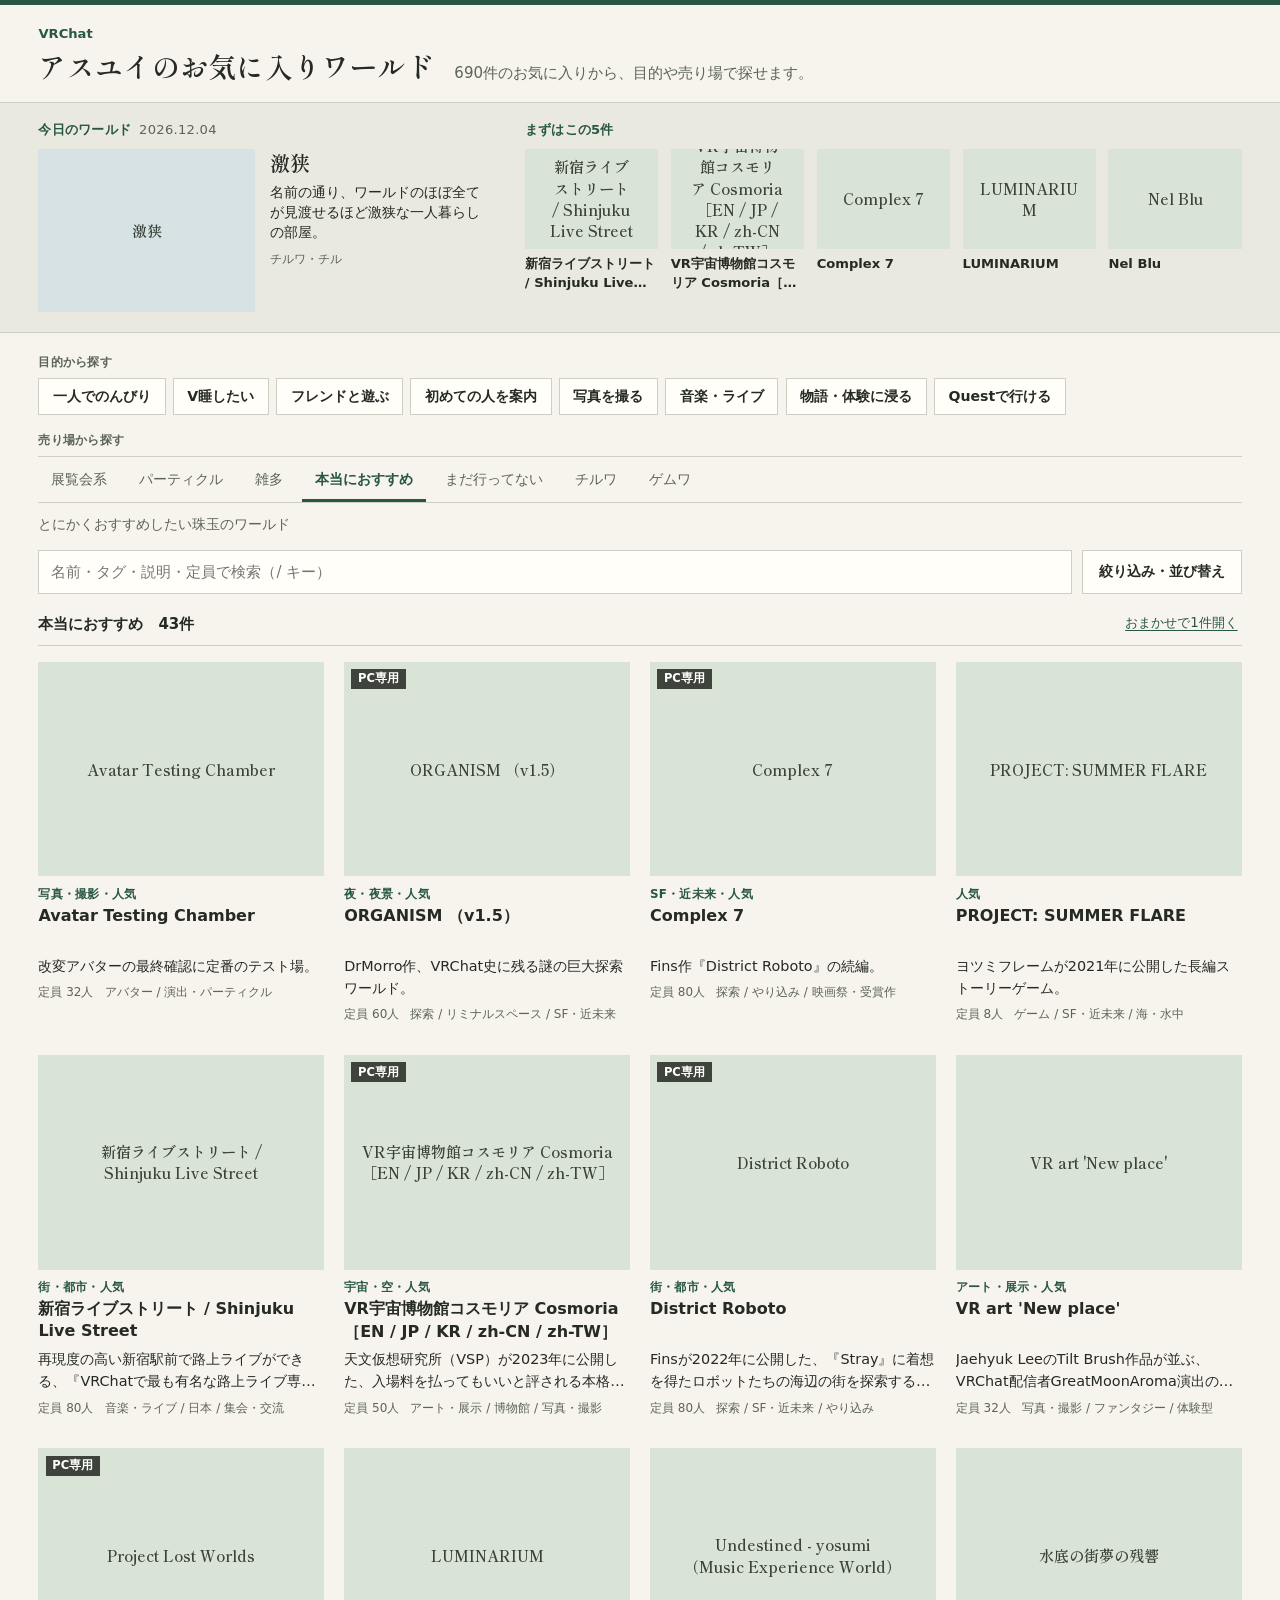
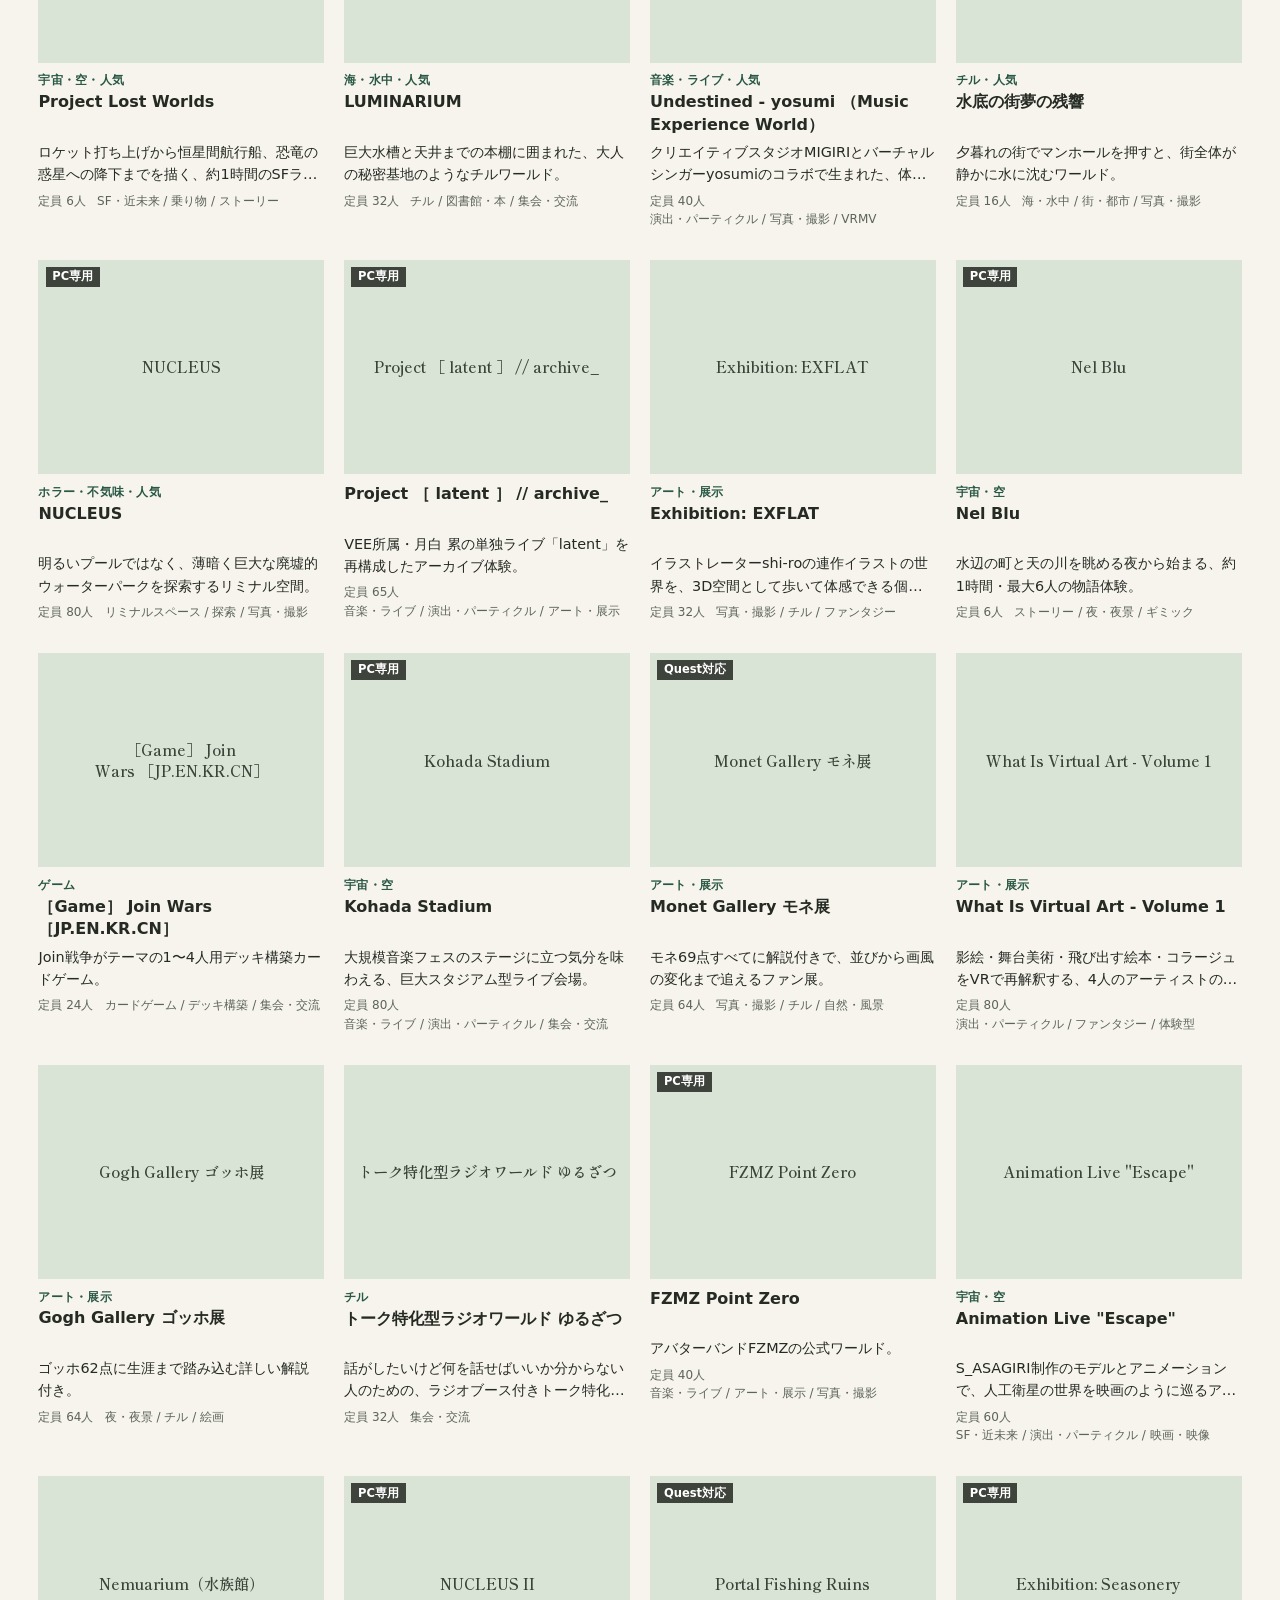
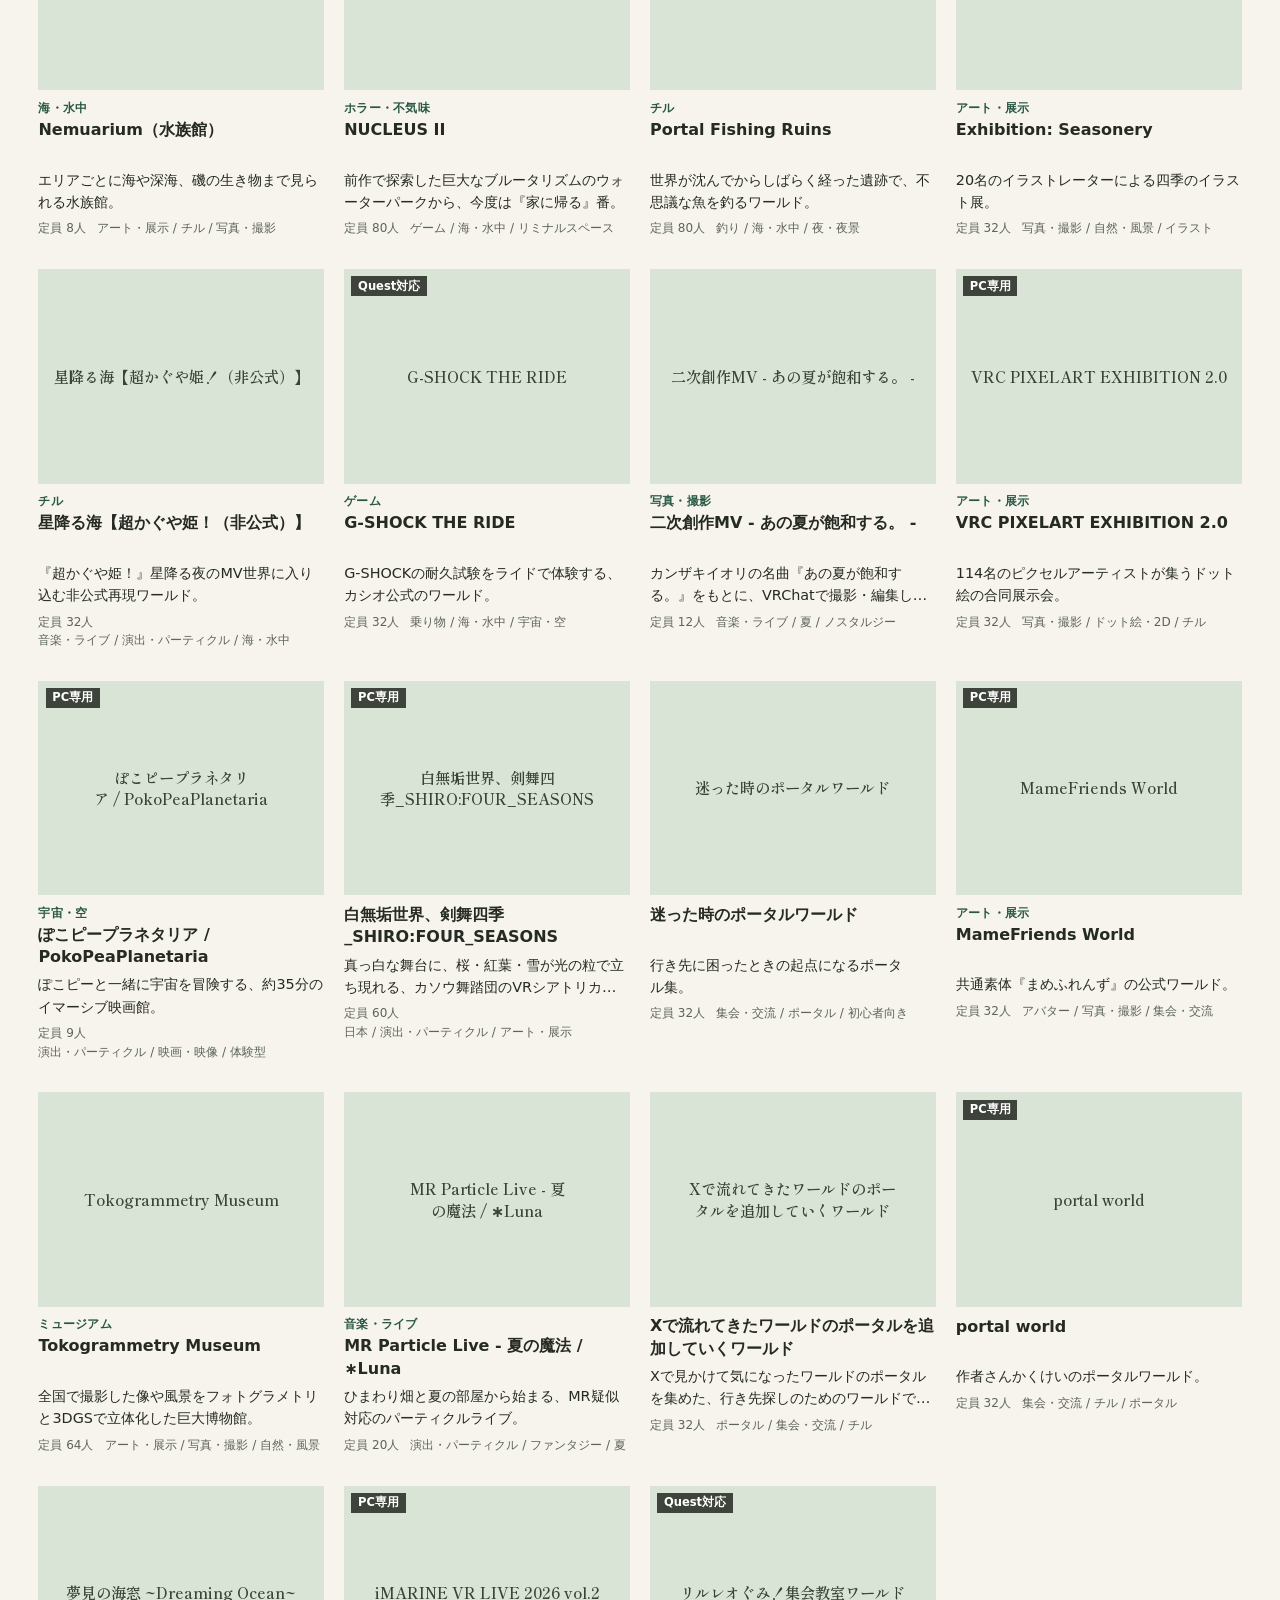
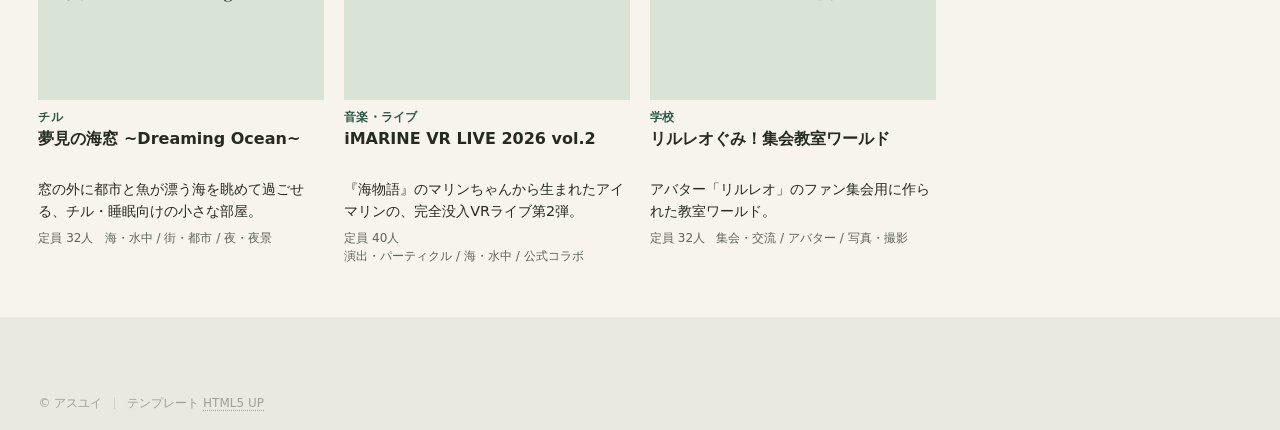
<file: index.html>
<!DOCTYPE HTML>
<!--
	Phantom by HTML5 UP
	html5up.net | @ajlkn
	Free for personal and commercial use under the CCA 3.0 license (html5up.net/license)
	（アスユイのお気に入りワールド用にデータ表示を組み込み）
-->
<html lang="ja">
	<head>
		<title>アスユイのお気に入りワールド</title>
		<meta charset="utf-8" />
		<meta name="viewport" content="width=device-width, initial-scale=1" />
		<link rel="stylesheet" href="assets/css/main.css" />
		<link rel="preconnect" href="https://fonts.googleapis.com" />
		<link rel="preconnect" href="https://fonts.gstatic.com" crossorigin />
		<link rel="stylesheet" href="https://fonts.googleapis.com/css2?family=Shippori+Mincho:wght@600&display=swap" />
		<link rel="stylesheet" href="assets/css/custom.css?v=20261123d" />
		<noscript><link rel="stylesheet" href="assets/css/noscript.css" /></noscript>
	</head>
	<body>
		<!-- Wrapper -->
			<div id="wrapper">

				<!-- Header -->
					<header id="header">
						<div class="inner">
							<p class="site-type">VRChat</p>
							<h1>アスユイのお気に入りワールド</h1>
							<p class="site-lead" id="siteLead"></p>
						</div>
					</header>

				<!-- 今日のワールド / まずはこの5件 -->
					<section id="picks" aria-label="今日のワールドとおすすめ">
						<div class="inner">
							<div class="today" id="today"></div>
							<div class="starter">
								<h2 class="band-label" id="starterLabel">まずはこの5件</h2>
								<ul id="starter" aria-labelledby="starterLabel"></ul>
							</div>
						</div>
					</section>

				<!-- Main -->
					<div id="main">
						<div class="inner">
							<section id="catalog" aria-label="ワールド一覧">
								<h2 class="row-label" id="purposeLabel">目的から探す</h2>
								<ul class="purposes" id="purposes" aria-labelledby="purposeLabel"></ul>
								<h2 class="row-label" id="catLabel">売り場から探す</h2>
								<nav aria-labelledby="catLabel"><ul class="cats" id="cattabs"></ul></nav>
								<p class="scope-desc" id="scopeDesc"></p>
								<div class="controls">
									<input type="search" id="q" data-ws-search placeholder="名前・タグ・説明・定員で検索（/ キー）" aria-label="ワールドを検索" autocomplete="off" />
									<button type="button" id="filterToggle" aria-expanded="false" aria-controls="filters">絞り込み・並び替え<span class="n" id="filterN"></span></button>
								</div>
								<div class="filters" id="filters" hidden>
									<div class="filter-row">
										<label for="sort">並び替え</label>
										<select id="sort">
											<option value="fav">お気に入り数順</option><option value="new">追加が新しい順</option><option value="visits">訪問数順</option>
											<option value="name">名前順</option><option value="cap">定員が多い順</option><option value="capmin">定員が少ない順</option>
										</select>
										<span class="label" id="viewLabel">表示</span>
										<div class="views" id="views" role="group" aria-labelledby="viewLabel"><button type="button" data-v="grid">写真</button><button type="button" data-v="list">一覧</button></div>
									</div>
									<p class="label">タグ</p>
									<ul class="tags" id="chips" aria-label="タグで絞り込む"></ul>
								</div>
								<div class="active" id="active" hidden></div>
								<div class="result-bar">
									<p class="count" id="count" role="status"></p>
									<button type="button" id="random">おまかせで1件開く</button>
								</div>
								<div id="stage"></div>
							</section>
						</div>
					</div>

				<!-- Footer -->
					<footer id="footer">
						<div class="inner">
							<ul class="copyright">
								<li>&copy; アスユイ</li><li>テンプレート <a href="https://html5up.net">HTML5 UP</a></li>
							</ul>
						</div>
					</footer>

			</div>

		<!-- 詳細 -->
			<div id="detail" class="ws-overlay"><div class="ws-sheet" id="detailBody" role="dialog" aria-modal="true" aria-labelledby="worldTitle"></div></div>

		<!-- Scripts -->
			<script>document.write('<script src="data.js?v=' + Date.now() + '"><\/script>');</script>
			<script src="assets/js/core.js?v=20261126a"></script>
			<script>
			(function () {
				const { esc, num, img, url, catName } = WS;
				const $ = s => document.querySelector(s);
				const has = (w, t) => (w.tags || []).includes(t);

				/* 「まずはこの5件」: ここのIDを書き換えると差し替えられます */
				const STARTER = [
					'wrld_c82a5c14-97a5-4782-a034-d897d2d943a2', // 新宿ライブストリート
					'wrld_b5ed19cb-cf04-481c-833a-9833138ff668', // VR宇宙博物館コスモリア
					'wrld_ff414a30-31e3-44bb-9c8e-3d721e895b0b', // Complex 7
					'wrld_51ecc9d8-3944-4f9a-9723-7da0acd0fd25', // LUMINARIUM
					'wrld_f52da313-d9fc-42e2-82fd-4f17d9236ce5'  // Nel Blu
				];

				/* 詳細の「こんな人に」「行く前に」に出す言い換え（タグ → 文） */
				const FOR_WHOM = {
					'初心者向き': 'VRChatを始めたばかりの人', '一人でゆっくり': '一人でゆっくり過ごしたい人', '一人でも': '一人でも楽しみたい人',
					'フレンドと': 'フレンドと行きたい人', '睡眠・V睡': 'V睡したい人', '写真・撮影': '写真を撮りたい人', '集会・交流': '集まって話したい人',
					'パーティー': '大人数で盛り上がりたい人', '対戦': '対戦で遊びたい人', '協力': '協力して遊びたい人', '探索': '歩き回って探索したい人',
					'解説あり': '解説を読みながら見たい人', 'ストーリー': '物語に浸りたい人', '作業用': '作業しながら過ごしたい人',
					'長居できる': '長く居られる場所を探している人', '少人数': '少人数で行きたい人'
				};
				const CAUTION = {
					'PC専用': 'PC版のみ（Questでは入れません）', '点滅注意': '点滅する演出があります', '光の演出注意': '強い光の演出があります',
					'VR酔い注意': 'VR酔いしやすい動きがあります', '大容量注意': '容量が大きいので事前ダウンロード推奨', '高負荷': '動作が重めです',
					'視界ジャック強め': '視界が演出で大きく覆われます', '海洋恐怖症注意': '深い海の表現があります', 'ホラー・不気味': '怖い表現があります',
					'期間限定': '期間限定の公開です', 'VR推奨': 'VRで遊ぶ前提の作りです（デスクトップでは一部遊べません）', 'フルトラ': 'フルトラッキングがあるとより楽しめます',
					'制作途中': '制作途中のワールドです', '入場時間制限': '入場できる時間に制限があります', '一人専用': '一人専用です', '2人専用': '2人専用です',
					'ネタバレ注意': '内容を知らずに行くのがおすすめです', '英語のみ': '案内は英語のみです', '体験版': '体験版です'
				};
				const BADGE_TAGS = ['Quest対応', 'PC専用'];
				const phrases = (w, map) => [...new Set((w.tags || []).filter(t => map[t]).map(t => map[t]))];

				/* 写真（読み込めないときは売り場の色と名前を表示） */
				const photo = (w, size, extra, cls) => `<span class="world-photo tint-${esc(w.category)}${cls ? ' ' + cls : ''}"><span class="ph" aria-hidden="true">${esc(w.name)}</span><img loading="lazy" decoding="async" src="${esc(img(w, size))}" alt="" onerror="this.remove()" />${extra || ''}</span>`;
				/* 写真の上には「行けるかどうか」だけを載せ、種類と人気は名前の上の小さな文字にする */
				const badges = w => {
					const b = has(w, 'Quest対応') ? 'Quest対応' : has(w, 'PC専用') ? 'PC専用' : '';
					return b ? `<span class="badges top"><span class="badge">${b}</span></span>` : '';
				};
				const kicker = w => [w.subtype, WS.isPopular(w) ? '人気' : ''].filter(Boolean).map(esc).join('<span aria-hidden="true">・</span>');
				const cardTags = w => (w.tags || []).filter(t => !BADGE_TAGS.includes(t) && !CAUTION[t] && t !== w.subtype).slice(0, 3);

				$('#siteLead').textContent = `${num(WS.W.length)}件のお気に入りから、目的や売り場で探せます。`;

				/* 今日のワールド（日替わり） */
				(function renderToday() {
					const w = WS.daily(0);
					if (!w) { $('#today').hidden = true; return; }
					$('#today').innerHTML = `
						<h2 class="band-label">今日のワールド<span>${WS.todayLabel()}</span></h2>
						<button type="button" class="today-link" data-open="${w.id}">
							${photo(w, 1024, '')}
							<span class="today-text"><strong>${esc(w.name)}</strong><span>${esc(WS.splitNote(w).hook)}</span><small>${esc(catName(w.category))}${w.subtype ? '・' + esc(w.subtype) : ''}</small></span>
						</button>`;
				})();

				/* まずはこの5件 */
				const starter = STARTER.map(id => WS.W.find(w => w.id === id)).filter(Boolean);
				$('#starter').innerHTML = starter.map(w => `<li><button type="button" class="starter-link" data-open="${w.id}" data-group="starter">${photo(w, 512, '')}<span class="name">${esc(w.name)}</span></button></li>`).join('');
				if (!starter.length) $('.starter').hidden = true;

				const qEl = $('#q'), sortEl = $('#sort');
				const tile = w => {
					const tags = cardTags(w), hook = WS.splitNote(w).hook, k = kicker(w);
					return `
					<article class="world">
						<button type="button" class="world-link" data-id="${w.id}">
							${photo(w, 512, badges(w))}
							${k ? `<span class="world-kicker">${k}</span>` : ''}
							<span class="world-name">${esc(w.name)}</span>
							${hook ? `<span class="world-hook">${esc(hook)}</span>` : ''}
							<span class="world-meta">${WS.S.purpose ? `<span>${esc(catName(w.category))}</span>` : ''}<span>定員 ${w.capacity || '–'}人</span>${tags.length ? `<span>${esc(tags.join(' / '))}</span>` : ''}</span>
						</button>
					</article>`;
				};

				$('#purposes').innerHTML = WS.PURPOSES.map(p => `<li><button type="button" data-purpose="${p.id}">${esc(p.name)}</button></li>`).join('');
				$('#cattabs').innerHTML = WS.C.map(c => `<li><button type="button" data-cat="${c.id}">${esc(c.name)}</button></li>`).join('');
				let lastCat = WS.S.cat || 'recommend';

				/* 絞り込みパネル（開閉を覚えておく） */
				let panelOpen = false;
				try { panelOpen = localStorage.getItem('ws-filters') === 'open'; } catch (e) {}
				function applyPanel() {
					$('#filters').hidden = !panelOpen;
					$('#filterToggle').setAttribute('aria-expanded', panelOpen);
				}
				applyPanel();

				/* タグ: 件数の多い8件を表示し、残りは「もっと見る」 */
				const MAIN_TAGS = 8;
				let tagsFor, allTags = false, minorTags = 0;
				function renderChips(S) {
					const key = S.purpose ? 'p:' + S.purpose : 'c:' + S.cat;
					if (tagsFor !== key) {
						const total = WS.scope().length;
						const counts = WS.tagCounts().filter(([, n]) => n < total); // 全件に付くタグは絞り込みにならない
						minorTags = Math.max(0, counts.length - MAIN_TAGS);
						$('#chips').innerHTML = counts.map(([t, n], i) => `<li${i >= MAIN_TAGS ? ' class="minor"' : ''}><button type="button" data-tag="${esc(t)}">${esc(t)}<span class="n">${n}</span></button></li>`).join('')
							+ (minorTags ? `<li class="more"><button type="button" id="moreTags" aria-expanded="false"></button></li>` : '');
						tagsFor = key; allTags = false;
					}
					document.querySelectorAll('#chips [data-tag]').forEach(b => {
						const on = S.tags.has(b.dataset.tag);
						b.setAttribute('aria-pressed', on);
						if (b.parentNode.classList.contains('minor')) b.parentNode.hidden = !allTags && !on;
					});
					const more = $('#moreTags');
					if (more) {
						more.setAttribute('aria-expanded', allTags);
						more.textContent = allTags ? '少なく表示' : `もっと見る（${minorTags}）`;
					}
				}

				/* 絞り込み中の条件（個別に外せる） */
				function renderActive(S) {
					const items = [...S.tags].map(t => `<li><button type="button" data-untag="${esc(t)}" aria-label="タグ「${esc(t)}」を外す">${esc(t)}<span aria-hidden="true">×</span></button></li>`);
					if (S.q) items.push(`<li><button type="button" data-unq aria-label="検索語「${esc(S.q)}」を外す">「${esc(S.q)}」<span aria-hidden="true">×</span></button></li>`);
					$('#active').hidden = !items.length;
					$('#active').innerHTML = items.length ? `<span class="label">絞り込み中</span><ul>${items.join('')}</ul><button type="button" id="clearAll">条件をすべてクリア</button>` : '';
					$('#filterN').textContent = S.tags.size ? `（${S.tags.size}）` : '';
				}

				function render(S) {
					const p = WS.purposeOf(S.purpose), c = WS.C.find(x => x.id === S.cat) || {};
					document.querySelectorAll('#purposes button').forEach(b => b.setAttribute('aria-pressed', b.dataset.purpose === S.purpose));
					document.querySelectorAll('#cattabs button').forEach(b => b.setAttribute('aria-pressed', !p && b.dataset.cat === S.cat));
					$('#scopeDesc').textContent = p
						? `${p.tags.length > 1 ? p.tags.map(x => `「${x}」`).join('') + 'のどれか' : `「${p.tags[0]}」`}のタグが付いたワールドを、全売り場から集めています（「まだ行ってない」は除く）。`
						: (c.desc || '');
					if (document.activeElement !== qEl) qEl.value = S.q;
					sortEl.value = S.sort;
					document.querySelectorAll('#views button').forEach(b => b.setAttribute('aria-pressed', b.dataset.v === S.view));
					renderChips(S);
					renderActive(S);
					const L = WS.list();
					$('#count').textContent = (p ? `目的「${p.name}」` : c.name) + '　' + num(L.length) + '件';
					$('#random').disabled = !L.length;
					if (!L.length) { $('#stage').innerHTML = '<p class="empty">該当するワールドがありません。検索語やタグを変えてみてください。</p>'; return; }
					$('#stage').innerHTML = S.view === 'list'
						? `<div class="table-wrapper"><table class="alt"><thead><tr><th></th><th>ワールド</th><th>定員</th><th class="hide-s">お気に入り</th><th class="hide-s">訪問</th></tr></thead><tbody>`
							+ L.map(w => `<tr data-id="${w.id}"><td class="thumb">${photo(w, 256, '', 'mini')}</td>
								<td><button type="button" class="table-world" data-id="${w.id}">${esc(w.name)}</button><br /><small>${p ? esc(catName(w.category)) + '　' : ''}${esc(w.subtype || '')}${(w.tags || []).length ? '　' + esc(w.tags.slice(0, 3).join(' / ')) : ''}</small></td>
								<td>${w.capacity || '?'}</td><td class="hide-s">${num(w.favorites)}</td><td class="hide-s">${num(w.visits)}</td></tr>`).join('') + `</tbody></table></div>`
						: `<section class="world-grid" aria-label="ワールドの写真">${L.map(tile).join('')}</section>`;
				}
				WS.on(render);

				let t; qEl.addEventListener('input', e => { clearTimeout(t); t = setTimeout(() => WS.set({ q: e.target.value.trim() }), 120); });
				sortEl.addEventListener('change', e => WS.set({ sort: e.target.value }));
				$('#views').addEventListener('click', e => { const b = e.target.closest('button'); if (b) WS.set({ view: b.dataset.v }); });
				$('#filterToggle').addEventListener('click', () => {
					panelOpen = !panelOpen; applyPanel();
					try { localStorage.setItem('ws-filters', panelOpen ? 'open' : 'closed'); } catch (e) {}
				});
				$('#random').onclick = () => {
					const results = WS.list();
					WS.modal.open(WS.random(results), results);
				};
				document.addEventListener('click', e => {
					const pp = e.target.closest('[data-purpose]');
					if (pp) {
						clearTimeout(t);
						if (WS.S.purpose === pp.dataset.purpose) WS.set({ cat: lastCat });
						else { if (WS.S.cat) lastCat = WS.S.cat; WS.set({ purpose: pp.dataset.purpose }); }
						return;
					}
					const f = e.target.closest('[data-cat]'); if (f) { clearTimeout(t); lastCat = f.dataset.cat; WS.set({ cat: f.dataset.cat }); return; }
					if (e.target.closest('#moreTags')) { allTags = !allTags; renderChips(WS.S); return; }
					const ch = e.target.closest('#chips [data-tag]'); if (ch) { WS.toggleTag(ch.dataset.tag); return; }
					const ut = e.target.closest('[data-untag]'), uq = e.target.closest('[data-unq]'), ca = e.target.closest('#clearAll');
					if (ut || uq || ca) {
						clearTimeout(t);
						if (ca) WS.clearFilters();
						else if (ut) WS.toggleTag(ut.dataset.untag);
						else { qEl.value = ''; WS.set({ q: '' }); }
						const next = $('#active:not([hidden]) button');
						(next || qEl).focus({ preventScroll: true });
						return;
					}
					const o = e.target.closest('[data-open]');
					if (o) {
						const w = WS.W.find(x => x.id === o.dataset.open);
						WS.modal.open(w, o.dataset.group === 'starter' ? starter : [w]);
						return;
					}
					const c = e.target.closest('#stage [data-id]'); if (c) { e.preventDefault(); WS.modal.open(WS.W.find(x => x.id === c.dataset.id), WS.list()); }
				});

				/* ワールド詳細: 紹介 → こんな人に → 行く前に → くわしく → データ → タグ
				   説明文は VRChat の公式説明と X などの情報をまとめた1つの文章なので、公式説明は別に出さない */
				WS.modal.mount($('#detail'), $('#detailBody'), (w, m) => {
					const { hook, rest } = WS.splitNote(w);
					const fors = phrases(w, FOR_WHOM).slice(0, 4), cautions = phrases(w, CAUTION);
					const marks = [WS.isPopular(w) ? '人気' : '', has(w, 'Quest対応') ? 'Quest対応' : ''].filter(Boolean);
					return `
					<button type="button" class="ws-close" data-ws-close aria-label="閉じる">閉じる</button>
					<div class="row gtr-uniform">
						<div class="col-7 col-12-medium">${photo(w, 1024, '', 'detail-photo')}
							${m.hasNav ? `<ul class="actions small fixed nav-row"><li><button type="button" class="button small" data-ws-prev>&larr; 前へ</button></li><li class="pos">${m.pos} / ${m.total}</li><li><button type="button" class="button small" data-ws-next>次へ &rarr;</button></li></ul>` : ''}
						</div>
						<div class="col-5 col-12-medium">
							<p class="eyebrow">${esc(catName(w.category))}${w.subtype ? '　/　' + esc(w.subtype) : ''}</p>
							<h2 id="worldTitle">${esc(w.name)}</h2>
							${marks.length ? `<p class="marks">${marks.map(b => `<span class="badge">${b}</span>`).join('')}</p>` : ''}
							<p class="lead">${esc(hook || '説明はありません。')}</p>
							${fors.length ? `<h3>こんな人に</h3><ul class="points">${fors.map(x => `<li>${esc(x)}</li>`).join('')}</ul>` : ''}
							${cautions.length ? `<h3>行く前に</h3><ul class="points caution">${cautions.map(x => `<li>${esc(x)}</li>`).join('')}</ul>` : ''}
						</div>
					</div>
					${rest ? `<h3>くわしく</h3><p class="description">${esc(rest)}</p>` : ''}
					<dl class="spec">
						<div><dt>最大人数</dt><dd>${w.capacity || '?'}名</dd></div><div><dt>推奨人数</dt><dd>${w.recommendedCapacity || '?'}名</dd></div>
						<div><dt>お気に入り</dt><dd>${num(w.favorites)}</dd></div><div><dt>訪問数</dt><dd>${num(w.visits)}</dd></div>
					</dl>
					${(w.tags || []).length ? `<ul class="tags" aria-label="タグで絞り込む">${w.tags.map(t => `<li><button type="button" data-ws-tag="${esc(t)}">${esc(t)}</button></li>`).join('')}</ul>` : ''}
					${m.rel.length ? `<h3>関連ワールド</h3><section class="world-grid related">${m.rel.map(r => `<button type="button" class="world-link" data-ws-rel="${r.id}">${photo(r, 256, '')}<span class="world-name">${esc(r.name)}</span></button>`).join('')}</section>` : ''}
					<div class="ws-cta"><a class="button primary" href="${url(w.id)}" target="_blank" rel="noopener">VRChatで開く</a></div>`;
				});
			})();
			</script>
	</body>
</html>
</file>
<file: assets/css/custom.css>
/* World catalog styles layered over the Phantom layout. */
:root {
  --paper: #f6f4ed;
  --ink: #252a23;
  --muted: #5d6459;
  --line: #cfcec2;
  --soft: #e9e9df;
  --field: #fffef9;
  --accent: #285743;
  --accent-dark: #1d4232;
  --caution: #8a4b16;
  /* 写真が読み込めないときの売り場ごとの色 */
  --tint-exhibition: #e3dccb;
  --tint-particle: #dddbe6;
  --tint-misc: #e2e0d5;
  --tint-recommend: #d9e4d6;
  --tint-todo: #e7dfd8;
  --tint-chill: #d6e2e3;
  --tint-game: #eadccb;
  /* 見出し用の明朝（Webフォント。読めないときは端末の明朝） */
  --serif: "Shippori Mincho", "Yu Mincho", "Hiragino Mincho ProN", serif;
  --photo-edge: oklch(0 0 0 / .1);
}

html { -webkit-font-smoothing: antialiased; -moz-osx-font-smoothing: grayscale; }
body, input, select, button {
  font-family: system-ui, "Yu Gothic UI", Meiryo, sans-serif;
  color: var(--ink);
}
body { background: var(--paper); font-size: 15px; }
h1, h2, h3, .button, button { letter-spacing: .01em; text-transform: none; }
h1, h2, h3 { text-wrap: balance; }
h1 {
  font-family: var(--serif);
  font-weight: 600;
  font-size: clamp(1.45rem, 2.2vw, 2.3rem);
  line-height: 1.25;
  margin: 0;
}

/* テンプレートのボタン装飾を、文字ボタンでは打ち消す */
button:not(.button) {
  background: none;
  box-shadow: none;
  border-radius: 0;
  height: auto;
  min-height: 0;
  line-height: 1.4;
  padding: 0;
  white-space: normal;
  overflow: visible;
  text-overflow: clip;
  text-align: inherit;
  display: inline-block;
  font-size: inherit;
  font-weight: inherit;
  letter-spacing: inherit;
  color: inherit !important;
}
button { cursor: pointer; }
button:not(.button):hover { box-shadow: none; }
button:active, .button:active { background-color: var(--soft); }
a:hover { color: var(--accent) !important; }
button:focus-visible, a:focus-visible, summary:focus-visible, select:focus-visible {
  outline: 2px solid var(--accent);
  outline-offset: 2px;
}
button:disabled { cursor: default; opacity: .55; }
/* 小さな操作ボタンだけ、押したときに少し縮める（カード全体には付けない） */
.purposes button, .tags button, .views button, #filterToggle, .active ul button, #random, #clearAll {
  transition-property: background-color, color, box-shadow, border-color, transform;
  transition-duration: .15s;
  transition-timing-function: ease-out;
}
.purposes button:active, .tags button:active, .views button:active, #filterToggle:active, .active ul button:active { transform: scale(.96); }

#wrapper > * > .inner { max-width: none; padding-inline: clamp(1rem, 3vw, 3rem); }

/* Header */
#header { border-top: 5px solid var(--accent); padding: 0; }
#header .inner {
  display: flex; flex-wrap: wrap; align-items: baseline; gap: .15rem 1.25rem;
  padding-block: clamp(.9rem, 1.4vw, 1.4rem) clamp(.8rem, 1.2vw, 1.2rem);
}
.site-type { flex-basis: 100%; color: var(--accent); font-size: .82rem; font-weight: 700; margin: 0; }
.site-lead { margin: 0; color: var(--muted); font-variant-numeric: tabular-nums; }

/* 今日のワールド / まずはこの5件 */
#picks { background: var(--soft); border-block: 1px solid var(--line); }
#picks .inner {
  display: grid;
  grid-template-columns: minmax(0, 5fr) minmax(0, 8fr);
  gap: 1.25rem clamp(1.25rem, 3vw, 3rem);
  padding-block: 1.1rem 1.3rem;
}
.band-label { margin: 0 0 .55rem; font-family: inherit; font-size: .82rem; font-weight: 700; color: var(--accent); letter-spacing: .02em; }
.band-label span { color: var(--muted); font-weight: 500; margin-inline-start: .6em; font-variant-numeric: tabular-nums; }
.today-link {
  display: grid !important;
  grid-template-columns: minmax(0, 1fr) minmax(0, 1fr);
  gap: .9rem;
  align-items: start;
  width: 100%;
  text-align: left !important;
}
.today-text strong { display: block; font-family: var(--serif); font-weight: 600; font-size: 1.25rem; line-height: 1.4; overflow-wrap: anywhere; text-wrap: balance; }
.today-text span { display: block; margin-top: .4rem; font-size: .88rem; text-wrap: pretty; }
.today-text small { display: block; margin-top: .45rem; color: var(--muted); font-size: .78rem; }
.starter ul { display: grid; grid-template-columns: repeat(5, minmax(0, 1fr)); gap: .8rem; list-style: none; margin: 0; padding: 0; }
.starter li { padding: 0; }
.starter-link { display: block !important; width: 100%; text-align: left !important; }
.starter-link .name {
  display: -webkit-box; -webkit-box-orient: vertical; -webkit-line-clamp: 2; overflow: hidden;
  margin-top: .4rem; font-size: .82rem; font-weight: 650; overflow-wrap: anywhere;
}
.today-link:hover strong, .starter-link:hover .name { color: var(--accent); text-decoration: underline; text-underline-offset: .2em; }

/* 写真（読み込めないときは色＋名前） */
.world-photo {
  position: relative;
  display: block;
  aspect-ratio: 4 / 3;
  overflow: hidden;
  background: var(--soft);
}
/* 枠線の代わりに、写真の縁だけごく薄く締める（白い写真が地に溶けないように） */
.world-photo img {
  position: absolute; inset: 0; display: block; width: 100%; height: 100%; object-fit: cover;
  outline: 1px solid var(--photo-edge); outline-offset: -1px;
}
.world-photo .ph {
  position: absolute; inset: 0;
  display: flex; align-items: center; justify-content: center;
  padding: .75rem; text-align: center;
  font-family: var(--serif); font-weight: 600; font-size: .95rem; line-height: 1.4;
  color: #3b4238; overflow-wrap: anywhere; text-wrap: balance;
}
.world-photo.mini .ph { display: none; }
.tint-exhibition { background: var(--tint-exhibition); }
.tint-particle { background: var(--tint-particle); }
.tint-misc { background: var(--tint-misc); }
.tint-recommend { background: var(--tint-recommend); }
.tint-todo { background: var(--tint-todo); }
.tint-chill { background: var(--tint-chill); }
.tint-game { background: var(--tint-game); }
.badges { position: absolute; left: .45rem; top: .45rem; display: flex; flex-wrap: wrap; gap: .3rem; }
.badge {
  display: inline-block; padding: .14rem .42rem;
  background: rgba(29, 34, 28, .82); color: #fff;
  font-size: .72rem; font-weight: 650; line-height: 1.35;
}

/* 探す（目的・売り場） */
#main { padding: 0 0 3rem; }
#catalog { padding-top: 1.2rem; }
.row-label, .filters .label, .active .label {
  margin: 0 0 .4rem; font-family: inherit; font-size: .78rem; font-weight: 700; color: var(--muted); letter-spacing: .02em;
}
.purposes, .cats, .tags, .active ul { display: flex; flex-wrap: wrap; list-style: none; padding: 0; }
.purposes li, .cats li, .tags li, .active li { padding: 0; }
.purposes { gap: .45rem; margin: 0 0 1rem; }
/* 目的ボタンは入口なので枠は控えめに。選んだものだけ深緑で塗る */
.purposes button {
  padding: .5rem .85rem;
  border: 1px solid var(--line);
  background: var(--field);
  font-size: .88rem; font-weight: 600;
}
.purposes button:hover { border-color: var(--accent); color: var(--accent) !important; }
.purposes button[aria-pressed="true"] { background: var(--accent); border-color: var(--accent); color: #fff !important; }
.cats { margin: 0; border-block: 1px solid var(--line); gap: 0 .4rem; }
.cats button { padding: .75rem .8rem .6rem; border-bottom: 3px solid transparent; font-size: .9rem; color: var(--muted) !important; }
.cats button:hover { color: var(--ink) !important; }
.cats button[aria-pressed="true"] { color: var(--accent) !important; border-color: var(--accent); font-weight: 700; }
.scope-desc { margin: .55rem 0 .85rem; color: var(--muted); font-size: .86rem; min-height: 1.2em; }

.controls { display: grid; grid-template-columns: minmax(0, 1fr) auto; align-items: stretch; gap: .6rem; }
.controls input, .filters select {
  width: 100%;
  min-width: 0;
  height: 2.75rem;
  padding: 0 .75rem;
  border: 1px solid var(--line);
  background-color: var(--field);
  border-radius: 0;
  font: inherit;
}
.controls input:focus, .filters select:focus { border-color: var(--accent); box-shadow: inset 0 0 0 1px var(--accent); }
#filterToggle { padding: 0 1rem; border: 1px solid var(--line); background: var(--field); font-size: .88rem; font-weight: 600; white-space: nowrap; }
#filterToggle:hover { border-color: var(--accent); color: var(--accent) !important; }
#filterToggle[aria-expanded="true"] { border-color: var(--accent); color: var(--accent) !important; box-shadow: inset 0 -2px 0 var(--accent); }
#filterN { font-variant-numeric: tabular-nums; }
.filters { margin-top: .6rem; padding: .85rem 1rem .4rem; background: var(--field); border: 1px solid var(--line); }
.filters[hidden] { display: none; }
.filter-row { display: flex; flex-wrap: wrap; align-items: center; gap: .5rem .75rem; margin-bottom: .75rem; }
.filter-row label, .filter-row .label { margin: 0; font-size: .82rem; font-weight: 700; color: var(--muted); }
.filters select { width: auto; min-width: 12rem; height: 2.4rem; padding-inline-end: 2rem; }
.views { display: flex; border: 1px solid var(--line); }
.views button { padding: .4rem .85rem; font-size: .88rem; }
.views button[aria-pressed="true"], .tags button[aria-pressed="true"] { background: var(--accent); color: #fff !important; }
.tags { gap: .35rem .45rem; margin: .3rem 0 .6rem; }
.tags button { padding: .26rem .5rem; background: var(--soft); font-size: .78rem; font-weight: 600; min-height: 28px; }
.tags button:hover { color: var(--accent) !important; }
.tags .n { margin-inline-start: .35em; font-size: .9em; opacity: .8; font-variant-numeric: tabular-nums; }
.tags li[hidden] { display: none; }
.tags .more button { background: none; color: var(--accent) !important; text-decoration: underline; text-underline-offset: .2em; }

.active { display: flex; flex-wrap: wrap; align-items: center; gap: .4rem .6rem; margin-top: .7rem; }
.active[hidden] { display: none; }
.active .label { margin: 0; }
.active ul { gap: .35rem; margin: 0; }
.active ul button { padding: .25rem .5rem; background: var(--accent); color: #fff !important; font-size: .8rem; font-weight: 600; }
.active ul button span { margin-inline-start: .4em; }
#clearAll, #random, .tags .more button { font-size: .83rem; color: var(--accent) !important; padding: .4rem .25rem; text-decoration: underline; text-underline-offset: .2em; }

.result-bar { display: flex; justify-content: space-between; align-items: center; gap: .75rem; border-bottom: 1px solid var(--line); padding: .5rem 0 .35rem; margin-top: .4rem; }
.count { margin: 0; font-weight: 650; font-variant-numeric: tabular-nums; }
#stage { margin-top: 1rem; }
.empty { color: var(--muted); padding: 1rem 0; }

/* カード */
/* 2560px幅で8列・1600px幅で5列。写真の中の文字が読める大きさを保つ */
.world-grid { display: grid; grid-template-columns: repeat(auto-fill, minmax(min(100%, 17rem), 1fr)); gap: 1.75rem 1.25rem; }
.world { min-width: 0; }
.world-link { display: block !important; width: 100%; text-align: left !important; padding-bottom: .25rem !important; }
.world-kicker {
  display: block; margin-top: .6rem;
  font-size: .74rem; font-weight: 650; color: var(--accent); letter-spacing: .02em;
  white-space: nowrap; overflow: hidden; text-overflow: ellipsis;
}
.world-name {
  display: -webkit-box; -webkit-box-orient: vertical; -webkit-line-clamp: 2; overflow: hidden;
  min-height: 2.8em; margin-top: .55rem; font-size: 1rem; font-weight: 700; line-height: 1.4; overflow-wrap: anywhere;
}
.world-kicker + .world-name { margin-top: .15rem; }
.world-hook {
  display: -webkit-box; -webkit-box-orient: vertical; -webkit-line-clamp: 2; overflow: hidden;
  margin-top: .3rem; font-size: .9rem; line-height: 1.55; overflow-wrap: anywhere; text-wrap: pretty;
}
.world-meta { display: flex; flex-wrap: wrap; gap: .1rem .7rem; margin-top: .45rem; font-size: .75rem; color: var(--muted); font-weight: 500; }
.world-link:hover .world-name, .table-world:hover { color: var(--accent); text-decoration: underline; text-underline-offset: .2em; }
table td.thumb { width: 110px; }
table td.thumb .world-photo { width: 96px; }
table tr[data-id] { cursor: pointer; }
.table-world { text-align: left !important; overflow-wrap: anywhere; font-size: .95rem; font-weight: 650; }

#footer { padding: 0; background: var(--soft); }
#footer .inner { display: block; padding-block: 1rem; }
#footer .copyright { color: var(--muted); margin: 0; }

/* World details */
.ws-overlay { position: fixed; inset: 0; z-index: 10002; background: #19201abd; display: none; align-items: flex-start; justify-content: center; padding: 2rem 1rem; overflow: auto; }
.ws-overlay.show { display: flex; }
.ws-sheet { position: relative; background: var(--paper); max-width: 1100px; width: 100%; padding: 3.25rem clamp(1rem, 4vw, 3rem) 0; }
.ws-sheet h2 { margin-bottom: .4em; overflow-wrap: anywhere; }
.ws-sheet #worldTitle { font-family: var(--serif); font-weight: 600; font-size: 1.6rem; line-height: 1.35; letter-spacing: .02em; }
.ws-sheet .description, .ws-sheet .lead { text-wrap: pretty; }
.ws-sheet .pos, table td { font-variant-numeric: tabular-nums; }
.ws-sheet h3 { margin: 1.1rem 0 .4rem; font-size: .95rem; }
.ws-sheet .detail-photo { margin-bottom: .75rem; }
.ws-sheet .eyebrow, .ws-sheet .pos { color: var(--muted); }
.ws-sheet .eyebrow { margin-bottom: .35rem; font-size: .85rem; }
.ws-sheet .marks { display: flex; gap: .3rem; margin: 0 0 .6rem; }
.ws-sheet .lead { font-size: 1.05rem; line-height: 1.7; margin-bottom: .5rem; overflow-wrap: anywhere; }
.ws-sheet .points { margin: 0 0 .5rem; padding-inline-start: 1.2em; }
.ws-sheet .points li { padding-left: .2em; margin: .1rem 0; }
.ws-sheet .points.caution li { color: var(--caution); }
.ws-sheet .nav-row { align-items: center; }
.ws-sheet .description, .ws-sheet .orig { overflow-wrap: anywhere; }
.ws-sheet .spec { display: flex; flex-wrap: wrap; gap: .2rem 1.4rem; margin: 1rem 0 .5rem; padding: .55rem 0; border-block: 1px solid var(--line); font-size: .82rem; }
.ws-sheet .spec div { display: flex; gap: .45rem; }
.ws-sheet .spec dt { color: var(--muted); font-weight: 500; }
.ws-sheet .spec dd { margin: 0; font-weight: 650; font-variant-numeric: tabular-nums; }
.ws-sheet .orig { font-size: .9rem; color: var(--muted); margin-bottom: .75rem; }
.ws-sheet .orig summary { cursor: pointer; }
.ws-sheet .orig p { margin: .5rem 0; }
.ws-sheet .related { grid-template-columns: repeat(4, minmax(0, 1fr)); }
.ws-sheet .related .world-name { min-height: 0; font-size: .85rem; }
.ws-cta {
  position: sticky; bottom: 0;
  margin: 1.25rem calc(-1 * clamp(1rem, 4vw, 3rem)) 0;
  padding: .75rem clamp(1rem, 4vw, 3rem);
  background: var(--paper);
  border-top: 1px solid var(--line);
}
.ws-cta .button { margin: 0; }
.ws-sheet .button.primary { background-color: var(--accent); }
.ws-sheet .button.primary:hover { background-color: var(--accent-dark); color: #fff !important; }
.ws-sheet .button:not(.primary):hover { color: var(--accent) !important; box-shadow: inset 0 0 0 2px var(--accent); }
.ws-sheet .ws-close {
  position: absolute; top: .4rem; right: .5rem;
  min-width: 44px; min-height: 44px; padding: 0 .5rem !important;
  font-size: .88rem; text-decoration: underline; text-underline-offset: .2em;
}

@media (max-width: 980px) {
  #picks .inner { grid-template-columns: minmax(0, 1fr); }
  .starter ul { display: flex; overflow-x: auto; scroll-snap-type: x mandatory; padding-bottom: .4rem; }
  .starter li { flex: 0 0 min(42%, 13rem); scroll-snap-align: start; }
}
@media (max-width: 736px) {
  .today-link { grid-template-columns: minmax(0, 2fr) minmax(0, 3fr); }
  .today-text strong { font-size: 1.02rem; }
  .today-text span { display: -webkit-box; -webkit-box-orient: vertical; -webkit-line-clamp: 3; overflow: hidden; }
  .cats button { padding-inline: .5rem; }
  .purposes button { padding: .45rem .65rem; font-size: .84rem; }
  .world-grid, .ws-sheet .related { grid-template-columns: repeat(2, minmax(0, 1fr)); gap: 1rem .75rem; }
  .world-hook { font-size: .84rem; }
  .badge { font-size: .66rem; }
  .hide-s { display: none; }
  table td.thumb { width: 64px; }
  table td.thumb .world-photo { width: 56px; }
  .ws-overlay { padding: 0; }
  .ws-sheet .detail-photo { aspect-ratio: 16 / 9; }
  .filters select { min-width: 0; flex: 1; }
  /* 指で押せる大きさ（見た目は変えず、押せる範囲を44px前後に） */
  .tags { row-gap: .5rem; }
  .tags button { position: relative; min-height: 36px; }
  .tags button::after { content: ""; position: absolute; inset: -4px 0; }
  .purposes button { min-height: 44px; }
  #random, #clearAll { min-height: 44px; }
  .views button { min-height: 44px; }
}
</file>
<file: assets/css/noscript.css>
/*
	Phantom by HTML5 UP
	html5up.net | @ajlkn
	Free for personal and commercial use under the CCA 3.0 license (html5up.net/license)
*/

/* Tiles */

	body.is-preload .tiles article {
		-moz-transform: none;
		-webkit-transform: none;
		-ms-transform: none;
		transform: none;
		opacity: 1;
	}
</file>
<file: assets/css/main.css>
@import url(fontawesome-all.min.css);
@import url("https://fonts.googleapis.com/css?family=Source+Sans+Pro:300,700,900");

/*
	Phantom by HTML5 UP
	html5up.net | @ajlkn
	Free for personal and commercial use under the CCA 3.0 license (html5up.net/license)
*/

html, body, div, span, applet, object,
iframe, h1, h2, h3, h4, h5, h6, p, blockquote,
pre, a, abbr, acronym, address, big, cite,
code, del, dfn, em, img, ins, kbd, q, s, samp,
small, strike, strong, sub, sup, tt, var, b,
u, i, center, dl, dt, dd, ol, ul, li, fieldset,
form, label, legend, table, caption, tbody,
tfoot, thead, tr, th, td, article, aside,
canvas, details, embed, figure, figcaption,
footer, header, hgroup, menu, nav, output, ruby,
section, summary, time, mark, audio, video {
	margin: 0;
	padding: 0;
	border: 0;
	font-size: 100%;
	font: inherit;
	vertical-align: baseline;}

article, aside, details, figcaption, figure,
footer, header, hgroup, menu, nav, section {
	display: block;}

body {
	line-height: 1;
}

ol, ul {
	list-style: none;
}

blockquote, q {
	quotes: none;
}

	blockquote:before, blockquote:after, q:before, q:after {
		content: '';
		content: none;
	}

table {
	border-collapse: collapse;
	border-spacing: 0;
}

body {
	-webkit-text-size-adjust: none;
}

mark {
	background-color: transparent;
	color: inherit;
}

input::-moz-focus-inner {
	border: 0;
	padding: 0;
}

input, select, textarea {
	-moz-appearance: none;
	-webkit-appearance: none;
	-ms-appearance: none;
	appearance: none;
}

/* Basic */

	@-ms-viewport {
		width: device-width;
	}

	body {
		-ms-overflow-style: scrollbar;
	}

	@media screen and (max-width: 480px) {

		html, body {
			min-width: 320px;
		}

	}

	html {
		box-sizing: border-box;
	}

	*, *:before, *:after {
		box-sizing: inherit;
	}

	body {
		background: #ffffff;
	}

		body.is-preload *, body.is-preload *:before, body.is-preload *:after {
			-moz-animation: none !important;
			-webkit-animation: none !important;
			-ms-animation: none !important;
			animation: none !important;
			-moz-transition: none !important;
			-webkit-transition: none !important;
			-ms-transition: none !important;
			transition: none !important;
		}

/* Type */

	body, input, select, textarea {
		color: #585858;
		font-family: "Source Sans Pro", Helvetica, sans-serif;
		font-size: 16pt;
		font-weight: 300;
		line-height: 1.75;
	}

		@media screen and (max-width: 1680px) {

			body, input, select, textarea {
				font-size: 14pt;
			}

		}

		@media screen and (max-width: 1280px) {

			body, input, select, textarea {
				font-size: 12pt;
			}

		}

	a {
		-moz-transition: border-bottom-color 0.2s ease, color 0.2s ease;
		-webkit-transition: border-bottom-color 0.2s ease, color 0.2s ease;
		-ms-transition: border-bottom-color 0.2s ease, color 0.2s ease;
		transition: border-bottom-color 0.2s ease, color 0.2s ease;
		text-decoration: none;
		color: #585858;
		border-bottom: dotted 1px rgba(88, 88, 88, 0.5);
	}

		a:hover {
			border-bottom-color: transparent;
			color: #f2849e !important;
		}

	strong, b {
		font-weight: 900;
	}

	em, i {
		font-style: italic;
	}

	p {
		margin: 0 0 2em 0;
	}

	h1 {
		font-size: 2.75em;
		font-weight: 700;
		line-height: 1.3;
		margin: 0 0 1em 0;
		letter-spacing: -0.035em;
	}

		h1 a {
			color: inherit;
		}

		@media screen and (max-width: 736px) {

			h1 {
				font-size: 2em;
				margin: 0 0 1em 0;
			}

		}

		@media screen and (max-width: 360px) {

			h1 {
				font-size: 1.75em;
			}

		}

	h2, h3, h4, h5, h6 {
		font-weight: 900;
		line-height: 1.5;
		margin: 0 0 2em 0;
		text-transform: uppercase;
		letter-spacing: 0.35em;
	}

		h2 a, h3 a, h4 a, h5 a, h6 a {
			color: inherit;
		}

	h2 {
		font-size: 1.1em;
	}

	h3 {
		font-size: 1em;
	}

	h4 {
		font-size: 0.8em;
	}

	h5 {
		font-size: 0.8em;
	}

	h6 {
		font-size: 0.8em;
	}

	@media screen and (max-width: 980px) {

		h1 br, h2 br, h3 br, h4 br, h5 br, h6 br {
			display: none;
		}

	}

	@media screen and (max-width: 736px) {

		h2 {
			font-size: 1em;
		}

		h3 {
			font-size: 0.8em;
		}

	}

	sub {
		font-size: 0.8em;
		position: relative;
		top: 0.5em;
	}

	sup {
		font-size: 0.8em;
		position: relative;
		top: -0.5em;
	}

	blockquote {
		border-left: solid 4px #c9c9c9;
		font-style: italic;
		margin: 0 0 2em 0;
		padding: 0.5em 0 0.5em 2em;
	}

	code {
		background: rgba(144, 144, 144, 0.075);
		border-radius: 4px;
		border: solid 1px #c9c9c9;
		font-family: "Courier New", monospace;
		font-size: 0.9em;
		margin: 0 0.25em;
		padding: 0.25em 0.65em;
	}

	pre {
		-webkit-overflow-scrolling: touch;
		font-family: "Courier New", monospace;
		font-size: 0.9em;
		margin: 0 0 2em 0;
	}

		pre code {
			display: block;
			line-height: 1.75;
			padding: 1em 1.5em;
			overflow-x: auto;
		}

	hr {
		border: 0;
		border-bottom: solid 1px #c9c9c9;
		margin: 2em 0;
	}

		hr.major {
			margin: 3em 0;
		}

	.align-left {
		text-align: left;
	}

	.align-center {
		text-align: center;
	}

	.align-right {
		text-align: right;
	}

/* Row */

	.row {
		display: flex;
		flex-wrap: wrap;
		box-sizing: border-box;
		align-items: stretch;
	}

		.row > * {
			box-sizing: border-box;
		}

		.row.gtr-uniform > * > :last-child {
			margin-bottom: 0;
		}

		.row.aln-left {
			justify-content: flex-start;
		}

		.row.aln-center {
			justify-content: center;
		}

		.row.aln-right {
			justify-content: flex-end;
		}

		.row.aln-top {
			align-items: flex-start;
		}

		.row.aln-middle {
			align-items: center;
		}

		.row.aln-bottom {
			align-items: flex-end;
		}

		.row > .imp {
			order: -1;
		}

		.row > .col-1 {
			width: 8.33333%;
		}

		.row > .off-1 {
			margin-left: 8.33333%;
		}

		.row > .col-2 {
			width: 16.66667%;
		}

		.row > .off-2 {
			margin-left: 16.66667%;
		}

		.row > .col-3 {
			width: 25%;
		}

		.row > .off-3 {
			margin-left: 25%;
		}

		.row > .col-4 {
			width: 33.33333%;
		}

		.row > .off-4 {
			margin-left: 33.33333%;
		}

		.row > .col-5 {
			width: 41.66667%;
		}

		.row > .off-5 {
			margin-left: 41.66667%;
		}

		.row > .col-6 {
			width: 50%;
		}

		.row > .off-6 {
			margin-left: 50%;
		}

		.row > .col-7 {
			width: 58.33333%;
		}

		.row > .off-7 {
			margin-left: 58.33333%;
		}

		.row > .col-8 {
			width: 66.66667%;
		}

		.row > .off-8 {
			margin-left: 66.66667%;
		}

		.row > .col-9 {
			width: 75%;
		}

		.row > .off-9 {
			margin-left: 75%;
		}

		.row > .col-10 {
			width: 83.33333%;
		}

		.row > .off-10 {
			margin-left: 83.33333%;
		}

		.row > .col-11 {
			width: 91.66667%;
		}

		.row > .off-11 {
			margin-left: 91.66667%;
		}

		.row > .col-12 {
			width: 100%;
		}

		.row > .off-12 {
			margin-left: 100%;
		}

		.row.gtr-0 {
			margin-top: 0;
			margin-left: 0em;
		}

			.row.gtr-0 > * {
				padding: 0 0 0 0em;
			}

			.row.gtr-0.gtr-uniform {
				margin-top: 0em;
			}

				.row.gtr-0.gtr-uniform > * {
					padding-top: 0em;
				}

		.row.gtr-25 {
			margin-top: 0;
			margin-left: -0.5em;
		}

			.row.gtr-25 > * {
				padding: 0 0 0 0.5em;
			}

			.row.gtr-25.gtr-uniform {
				margin-top: -0.5em;
			}

				.row.gtr-25.gtr-uniform > * {
					padding-top: 0.5em;
				}

		.row.gtr-50 {
			margin-top: 0;
			margin-left: -1em;
		}

			.row.gtr-50 > * {
				padding: 0 0 0 1em;
			}

			.row.gtr-50.gtr-uniform {
				margin-top: -1em;
			}

				.row.gtr-50.gtr-uniform > * {
					padding-top: 1em;
				}

		.row {
			margin-top: 0;
			margin-left: -2em;
		}

			.row > * {
				padding: 0 0 0 2em;
			}

			.row.gtr-uniform {
				margin-top: -2em;
			}

				.row.gtr-uniform > * {
					padding-top: 2em;
				}

		.row.gtr-150 {
			margin-top: 0;
			margin-left: -3em;
		}

			.row.gtr-150 > * {
				padding: 0 0 0 3em;
			}

			.row.gtr-150.gtr-uniform {
				margin-top: -3em;
			}

				.row.gtr-150.gtr-uniform > * {
					padding-top: 3em;
				}

		.row.gtr-200 {
			margin-top: 0;
			margin-left: -4em;
		}

			.row.gtr-200 > * {
				padding: 0 0 0 4em;
			}

			.row.gtr-200.gtr-uniform {
				margin-top: -4em;
			}

				.row.gtr-200.gtr-uniform > * {
					padding-top: 4em;
				}

		@media screen and (max-width: 1680px) {

			.row {
				display: flex;
				flex-wrap: wrap;
				box-sizing: border-box;
				align-items: stretch;
			}

				.row > * {
					box-sizing: border-box;
				}

				.row.gtr-uniform > * > :last-child {
					margin-bottom: 0;
				}

				.row.aln-left {
					justify-content: flex-start;
				}

				.row.aln-center {
					justify-content: center;
				}

				.row.aln-right {
					justify-content: flex-end;
				}

				.row.aln-top {
					align-items: flex-start;
				}

				.row.aln-middle {
					align-items: center;
				}

				.row.aln-bottom {
					align-items: flex-end;
				}

				.row > .imp-xlarge {
					order: -1;
				}

				.row > .col-1-xlarge {
					width: 8.33333%;
				}

				.row > .off-1-xlarge {
					margin-left: 8.33333%;
				}

				.row > .col-2-xlarge {
					width: 16.66667%;
				}

				.row > .off-2-xlarge {
					margin-left: 16.66667%;
				}

				.row > .col-3-xlarge {
					width: 25%;
				}

				.row > .off-3-xlarge {
					margin-left: 25%;
				}

				.row > .col-4-xlarge {
					width: 33.33333%;
				}

				.row > .off-4-xlarge {
					margin-left: 33.33333%;
				}

				.row > .col-5-xlarge {
					width: 41.66667%;
				}

				.row > .off-5-xlarge {
					margin-left: 41.66667%;
				}

				.row > .col-6-xlarge {
					width: 50%;
				}

				.row > .off-6-xlarge {
					margin-left: 50%;
				}

				.row > .col-7-xlarge {
					width: 58.33333%;
				}

				.row > .off-7-xlarge {
					margin-left: 58.33333%;
				}

				.row > .col-8-xlarge {
					width: 66.66667%;
				}

				.row > .off-8-xlarge {
					margin-left: 66.66667%;
				}

				.row > .col-9-xlarge {
					width: 75%;
				}

				.row > .off-9-xlarge {
					margin-left: 75%;
				}

				.row > .col-10-xlarge {
					width: 83.33333%;
				}

				.row > .off-10-xlarge {
					margin-left: 83.33333%;
				}

				.row > .col-11-xlarge {
					width: 91.66667%;
				}

				.row > .off-11-xlarge {
					margin-left: 91.66667%;
				}

				.row > .col-12-xlarge {
					width: 100%;
				}

				.row > .off-12-xlarge {
					margin-left: 100%;
				}

				.row.gtr-0 {
					margin-top: 0;
					margin-left: 0em;
				}

					.row.gtr-0 > * {
						padding: 0 0 0 0em;
					}

					.row.gtr-0.gtr-uniform {
						margin-top: 0em;
					}

						.row.gtr-0.gtr-uniform > * {
							padding-top: 0em;
						}

				.row.gtr-25 {
					margin-top: 0;
					margin-left: -0.5em;
				}

					.row.gtr-25 > * {
						padding: 0 0 0 0.5em;
					}

					.row.gtr-25.gtr-uniform {
						margin-top: -0.5em;
					}

						.row.gtr-25.gtr-uniform > * {
							padding-top: 0.5em;
						}

				.row.gtr-50 {
					margin-top: 0;
					margin-left: -1em;
				}

					.row.gtr-50 > * {
						padding: 0 0 0 1em;
					}

					.row.gtr-50.gtr-uniform {
						margin-top: -1em;
					}

						.row.gtr-50.gtr-uniform > * {
							padding-top: 1em;
						}

				.row {
					margin-top: 0;
					margin-left: -2em;
				}

					.row > * {
						padding: 0 0 0 2em;
					}

					.row.gtr-uniform {
						margin-top: -2em;
					}

						.row.gtr-uniform > * {
							padding-top: 2em;
						}

				.row.gtr-150 {
					margin-top: 0;
					margin-left: -3em;
				}

					.row.gtr-150 > * {
						padding: 0 0 0 3em;
					}

					.row.gtr-150.gtr-uniform {
						margin-top: -3em;
					}

						.row.gtr-150.gtr-uniform > * {
							padding-top: 3em;
						}

				.row.gtr-200 {
					margin-top: 0;
					margin-left: -4em;
				}

					.row.gtr-200 > * {
						padding: 0 0 0 4em;
					}

					.row.gtr-200.gtr-uniform {
						margin-top: -4em;
					}

						.row.gtr-200.gtr-uniform > * {
							padding-top: 4em;
						}

		}

		@media screen and (max-width: 1280px) {

			.row {
				display: flex;
				flex-wrap: wrap;
				box-sizing: border-box;
				align-items: stretch;
			}

				.row > * {
					box-sizing: border-box;
				}

				.row.gtr-uniform > * > :last-child {
					margin-bottom: 0;
				}

				.row.aln-left {
					justify-content: flex-start;
				}

				.row.aln-center {
					justify-content: center;
				}

				.row.aln-right {
					justify-content: flex-end;
				}

				.row.aln-top {
					align-items: flex-start;
				}

				.row.aln-middle {
					align-items: center;
				}

				.row.aln-bottom {
					align-items: flex-end;
				}

				.row > .imp-large {
					order: -1;
				}

				.row > .col-1-large {
					width: 8.33333%;
				}

				.row > .off-1-large {
					margin-left: 8.33333%;
				}

				.row > .col-2-large {
					width: 16.66667%;
				}

				.row > .off-2-large {
					margin-left: 16.66667%;
				}

				.row > .col-3-large {
					width: 25%;
				}

				.row > .off-3-large {
					margin-left: 25%;
				}

				.row > .col-4-large {
					width: 33.33333%;
				}

				.row > .off-4-large {
					margin-left: 33.33333%;
				}

				.row > .col-5-large {
					width: 41.66667%;
				}

				.row > .off-5-large {
					margin-left: 41.66667%;
				}

				.row > .col-6-large {
					width: 50%;
				}

				.row > .off-6-large {
					margin-left: 50%;
				}

				.row > .col-7-large {
					width: 58.33333%;
				}

				.row > .off-7-large {
					margin-left: 58.33333%;
				}

				.row > .col-8-large {
					width: 66.66667%;
				}

				.row > .off-8-large {
					margin-left: 66.66667%;
				}

				.row > .col-9-large {
					width: 75%;
				}

				.row > .off-9-large {
					margin-left: 75%;
				}

				.row > .col-10-large {
					width: 83.33333%;
				}

				.row > .off-10-large {
					margin-left: 83.33333%;
				}

				.row > .col-11-large {
					width: 91.66667%;
				}

				.row > .off-11-large {
					margin-left: 91.66667%;
				}

				.row > .col-12-large {
					width: 100%;
				}

				.row > .off-12-large {
					margin-left: 100%;
				}

				.row.gtr-0 {
					margin-top: 0;
					margin-left: 0em;
				}

					.row.gtr-0 > * {
						padding: 0 0 0 0em;
					}

					.row.gtr-0.gtr-uniform {
						margin-top: 0em;
					}

						.row.gtr-0.gtr-uniform > * {
							padding-top: 0em;
						}

				.row.gtr-25 {
					margin-top: 0;
					margin-left: -0.5em;
				}

					.row.gtr-25 > * {
						padding: 0 0 0 0.5em;
					}

					.row.gtr-25.gtr-uniform {
						margin-top: -0.5em;
					}

						.row.gtr-25.gtr-uniform > * {
							padding-top: 0.5em;
						}

				.row.gtr-50 {
					margin-top: 0;
					margin-left: -1em;
				}

					.row.gtr-50 > * {
						padding: 0 0 0 1em;
					}

					.row.gtr-50.gtr-uniform {
						margin-top: -1em;
					}

						.row.gtr-50.gtr-uniform > * {
							padding-top: 1em;
						}

				.row {
					margin-top: 0;
					margin-left: -2em;
				}

					.row > * {
						padding: 0 0 0 2em;
					}

					.row.gtr-uniform {
						margin-top: -2em;
					}

						.row.gtr-uniform > * {
							padding-top: 2em;
						}

				.row.gtr-150 {
					margin-top: 0;
					margin-left: -3em;
				}

					.row.gtr-150 > * {
						padding: 0 0 0 3em;
					}

					.row.gtr-150.gtr-uniform {
						margin-top: -3em;
					}

						.row.gtr-150.gtr-uniform > * {
							padding-top: 3em;
						}

				.row.gtr-200 {
					margin-top: 0;
					margin-left: -4em;
				}

					.row.gtr-200 > * {
						padding: 0 0 0 4em;
					}

					.row.gtr-200.gtr-uniform {
						margin-top: -4em;
					}

						.row.gtr-200.gtr-uniform > * {
							padding-top: 4em;
						}

		}

		@media screen and (max-width: 980px) {

			.row {
				display: flex;
				flex-wrap: wrap;
				box-sizing: border-box;
				align-items: stretch;
			}

				.row > * {
					box-sizing: border-box;
				}

				.row.gtr-uniform > * > :last-child {
					margin-bottom: 0;
				}

				.row.aln-left {
					justify-content: flex-start;
				}

				.row.aln-center {
					justify-content: center;
				}

				.row.aln-right {
					justify-content: flex-end;
				}

				.row.aln-top {
					align-items: flex-start;
				}

				.row.aln-middle {
					align-items: center;
				}

				.row.aln-bottom {
					align-items: flex-end;
				}

				.row > .imp-medium {
					order: -1;
				}

				.row > .col-1-medium {
					width: 8.33333%;
				}

				.row > .off-1-medium {
					margin-left: 8.33333%;
				}

				.row > .col-2-medium {
					width: 16.66667%;
				}

				.row > .off-2-medium {
					margin-left: 16.66667%;
				}

				.row > .col-3-medium {
					width: 25%;
				}

				.row > .off-3-medium {
					margin-left: 25%;
				}

				.row > .col-4-medium {
					width: 33.33333%;
				}

				.row > .off-4-medium {
					margin-left: 33.33333%;
				}

				.row > .col-5-medium {
					width: 41.66667%;
				}

				.row > .off-5-medium {
					margin-left: 41.66667%;
				}

				.row > .col-6-medium {
					width: 50%;
				}

				.row > .off-6-medium {
					margin-left: 50%;
				}

				.row > .col-7-medium {
					width: 58.33333%;
				}

				.row > .off-7-medium {
					margin-left: 58.33333%;
				}

				.row > .col-8-medium {
					width: 66.66667%;
				}

				.row > .off-8-medium {
					margin-left: 66.66667%;
				}

				.row > .col-9-medium {
					width: 75%;
				}

				.row > .off-9-medium {
					margin-left: 75%;
				}

				.row > .col-10-medium {
					width: 83.33333%;
				}

				.row > .off-10-medium {
					margin-left: 83.33333%;
				}

				.row > .col-11-medium {
					width: 91.66667%;
				}

				.row > .off-11-medium {
					margin-left: 91.66667%;
				}

				.row > .col-12-medium {
					width: 100%;
				}

				.row > .off-12-medium {
					margin-left: 100%;
				}

				.row.gtr-0 {
					margin-top: 0;
					margin-left: 0em;
				}

					.row.gtr-0 > * {
						padding: 0 0 0 0em;
					}

					.row.gtr-0.gtr-uniform {
						margin-top: 0em;
					}

						.row.gtr-0.gtr-uniform > * {
							padding-top: 0em;
						}

				.row.gtr-25 {
					margin-top: 0;
					margin-left: -0.375em;
				}

					.row.gtr-25 > * {
						padding: 0 0 0 0.375em;
					}

					.row.gtr-25.gtr-uniform {
						margin-top: -0.375em;
					}

						.row.gtr-25.gtr-uniform > * {
							padding-top: 0.375em;
						}

				.row.gtr-50 {
					margin-top: 0;
					margin-left: -0.75em;
				}

					.row.gtr-50 > * {
						padding: 0 0 0 0.75em;
					}

					.row.gtr-50.gtr-uniform {
						margin-top: -0.75em;
					}

						.row.gtr-50.gtr-uniform > * {
							padding-top: 0.75em;
						}

				.row {
					margin-top: 0;
					margin-left: -1.5em;
				}

					.row > * {
						padding: 0 0 0 1.5em;
					}

					.row.gtr-uniform {
						margin-top: -1.5em;
					}

						.row.gtr-uniform > * {
							padding-top: 1.5em;
						}

				.row.gtr-150 {
					margin-top: 0;
					margin-left: -2.25em;
				}

					.row.gtr-150 > * {
						padding: 0 0 0 2.25em;
					}

					.row.gtr-150.gtr-uniform {
						margin-top: -2.25em;
					}

						.row.gtr-150.gtr-uniform > * {
							padding-top: 2.25em;
						}

				.row.gtr-200 {
					margin-top: 0;
					margin-left: -3em;
				}

					.row.gtr-200 > * {
						padding: 0 0 0 3em;
					}

					.row.gtr-200.gtr-uniform {
						margin-top: -3em;
					}

						.row.gtr-200.gtr-uniform > * {
							padding-top: 3em;
						}

		}

		@media screen and (max-width: 736px) {

			.row {
				display: flex;
				flex-wrap: wrap;
				box-sizing: border-box;
				align-items: stretch;
			}

				.row > * {
					box-sizing: border-box;
				}

				.row.gtr-uniform > * > :last-child {
					margin-bottom: 0;
				}

				.row.aln-left {
					justify-content: flex-start;
				}

				.row.aln-center {
					justify-content: center;
				}

				.row.aln-right {
					justify-content: flex-end;
				}

				.row.aln-top {
					align-items: flex-start;
				}

				.row.aln-middle {
					align-items: center;
				}

				.row.aln-bottom {
					align-items: flex-end;
				}

				.row > .imp-small {
					order: -1;
				}

				.row > .col-1-small {
					width: 8.33333%;
				}

				.row > .off-1-small {
					margin-left: 8.33333%;
				}

				.row > .col-2-small {
					width: 16.66667%;
				}

				.row > .off-2-small {
					margin-left: 16.66667%;
				}

				.row > .col-3-small {
					width: 25%;
				}

				.row > .off-3-small {
					margin-left: 25%;
				}

				.row > .col-4-small {
					width: 33.33333%;
				}

				.row > .off-4-small {
					margin-left: 33.33333%;
				}

				.row > .col-5-small {
					width: 41.66667%;
				}

				.row > .off-5-small {
					margin-left: 41.66667%;
				}

				.row > .col-6-small {
					width: 50%;
				}

				.row > .off-6-small {
					margin-left: 50%;
				}

				.row > .col-7-small {
					width: 58.33333%;
				}

				.row > .off-7-small {
					margin-left: 58.33333%;
				}

				.row > .col-8-small {
					width: 66.66667%;
				}

				.row > .off-8-small {
					margin-left: 66.66667%;
				}

				.row > .col-9-small {
					width: 75%;
				}

				.row > .off-9-small {
					margin-left: 75%;
				}

				.row > .col-10-small {
					width: 83.33333%;
				}

				.row > .off-10-small {
					margin-left: 83.33333%;
				}

				.row > .col-11-small {
					width: 91.66667%;
				}

				.row > .off-11-small {
					margin-left: 91.66667%;
				}

				.row > .col-12-small {
					width: 100%;
				}

				.row > .off-12-small {
					margin-left: 100%;
				}

				.row.gtr-0 {
					margin-top: 0;
					margin-left: 0em;
				}

					.row.gtr-0 > * {
						padding: 0 0 0 0em;
					}

					.row.gtr-0.gtr-uniform {
						margin-top: 0em;
					}

						.row.gtr-0.gtr-uniform > * {
							padding-top: 0em;
						}

				.row.gtr-25 {
					margin-top: 0;
					margin-left: -0.25em;
				}

					.row.gtr-25 > * {
						padding: 0 0 0 0.25em;
					}

					.row.gtr-25.gtr-uniform {
						margin-top: -0.25em;
					}

						.row.gtr-25.gtr-uniform > * {
							padding-top: 0.25em;
						}

				.row.gtr-50 {
					margin-top: 0;
					margin-left: -0.5em;
				}

					.row.gtr-50 > * {
						padding: 0 0 0 0.5em;
					}

					.row.gtr-50.gtr-uniform {
						margin-top: -0.5em;
					}

						.row.gtr-50.gtr-uniform > * {
							padding-top: 0.5em;
						}

				.row {
					margin-top: 0;
					margin-left: -1em;
				}

					.row > * {
						padding: 0 0 0 1em;
					}

					.row.gtr-uniform {
						margin-top: -1em;
					}

						.row.gtr-uniform > * {
							padding-top: 1em;
						}

				.row.gtr-150 {
					margin-top: 0;
					margin-left: -1.5em;
				}

					.row.gtr-150 > * {
						padding: 0 0 0 1.5em;
					}

					.row.gtr-150.gtr-uniform {
						margin-top: -1.5em;
					}

						.row.gtr-150.gtr-uniform > * {
							padding-top: 1.5em;
						}

				.row.gtr-200 {
					margin-top: 0;
					margin-left: -2em;
				}

					.row.gtr-200 > * {
						padding: 0 0 0 2em;
					}

					.row.gtr-200.gtr-uniform {
						margin-top: -2em;
					}

						.row.gtr-200.gtr-uniform > * {
							padding-top: 2em;
						}

		}

		@media screen and (max-width: 480px) {

			.row {
				display: flex;
				flex-wrap: wrap;
				box-sizing: border-box;
				align-items: stretch;
			}

				.row > * {
					box-sizing: border-box;
				}

				.row.gtr-uniform > * > :last-child {
					margin-bottom: 0;
				}

				.row.aln-left {
					justify-content: flex-start;
				}

				.row.aln-center {
					justify-content: center;
				}

				.row.aln-right {
					justify-content: flex-end;
				}

				.row.aln-top {
					align-items: flex-start;
				}

				.row.aln-middle {
					align-items: center;
				}

				.row.aln-bottom {
					align-items: flex-end;
				}

				.row > .imp-xsmall {
					order: -1;
				}

				.row > .col-1-xsmall {
					width: 8.33333%;
				}

				.row > .off-1-xsmall {
					margin-left: 8.33333%;
				}

				.row > .col-2-xsmall {
					width: 16.66667%;
				}

				.row > .off-2-xsmall {
					margin-left: 16.66667%;
				}

				.row > .col-3-xsmall {
					width: 25%;
				}

				.row > .off-3-xsmall {
					margin-left: 25%;
				}

				.row > .col-4-xsmall {
					width: 33.33333%;
				}

				.row > .off-4-xsmall {
					margin-left: 33.33333%;
				}

				.row > .col-5-xsmall {
					width: 41.66667%;
				}

				.row > .off-5-xsmall {
					margin-left: 41.66667%;
				}

				.row > .col-6-xsmall {
					width: 50%;
				}

				.row > .off-6-xsmall {
					margin-left: 50%;
				}

				.row > .col-7-xsmall {
					width: 58.33333%;
				}

				.row > .off-7-xsmall {
					margin-left: 58.33333%;
				}

				.row > .col-8-xsmall {
					width: 66.66667%;
				}

				.row > .off-8-xsmall {
					margin-left: 66.66667%;
				}

				.row > .col-9-xsmall {
					width: 75%;
				}

				.row > .off-9-xsmall {
					margin-left: 75%;
				}

				.row > .col-10-xsmall {
					width: 83.33333%;
				}

				.row > .off-10-xsmall {
					margin-left: 83.33333%;
				}

				.row > .col-11-xsmall {
					width: 91.66667%;
				}

				.row > .off-11-xsmall {
					margin-left: 91.66667%;
				}

				.row > .col-12-xsmall {
					width: 100%;
				}

				.row > .off-12-xsmall {
					margin-left: 100%;
				}

				.row.gtr-0 {
					margin-top: 0;
					margin-left: 0em;
				}

					.row.gtr-0 > * {
						padding: 0 0 0 0em;
					}

					.row.gtr-0.gtr-uniform {
						margin-top: 0em;
					}

						.row.gtr-0.gtr-uniform > * {
							padding-top: 0em;
						}

				.row.gtr-25 {
					margin-top: 0;
					margin-left: -0.25em;
				}

					.row.gtr-25 > * {
						padding: 0 0 0 0.25em;
					}

					.row.gtr-25.gtr-uniform {
						margin-top: -0.25em;
					}

						.row.gtr-25.gtr-uniform > * {
							padding-top: 0.25em;
						}

				.row.gtr-50 {
					margin-top: 0;
					margin-left: -0.5em;
				}

					.row.gtr-50 > * {
						padding: 0 0 0 0.5em;
					}

					.row.gtr-50.gtr-uniform {
						margin-top: -0.5em;
					}

						.row.gtr-50.gtr-uniform > * {
							padding-top: 0.5em;
						}

				.row {
					margin-top: 0;
					margin-left: -1em;
				}

					.row > * {
						padding: 0 0 0 1em;
					}

					.row.gtr-uniform {
						margin-top: -1em;
					}

						.row.gtr-uniform > * {
							padding-top: 1em;
						}

				.row.gtr-150 {
					margin-top: 0;
					margin-left: -1.5em;
				}

					.row.gtr-150 > * {
						padding: 0 0 0 1.5em;
					}

					.row.gtr-150.gtr-uniform {
						margin-top: -1.5em;
					}

						.row.gtr-150.gtr-uniform > * {
							padding-top: 1.5em;
						}

				.row.gtr-200 {
					margin-top: 0;
					margin-left: -2em;
				}

					.row.gtr-200 > * {
						padding: 0 0 0 2em;
					}

					.row.gtr-200.gtr-uniform {
						margin-top: -2em;
					}

						.row.gtr-200.gtr-uniform > * {
							padding-top: 2em;
						}

		}

/* Section/Article */

	section.special, article.special {
		text-align: center;
	}

	header p {
		margin-top: -1em;
	}

	@media screen and (max-width: 736px) {

		header p {
			margin-top: 0;
		}

	}

/* Icon */

	.icon {
		text-decoration: none;
		border-bottom: none;
		position: relative;
	}

		.icon:before {
			-moz-osx-font-smoothing: grayscale;
			-webkit-font-smoothing: antialiased;
			display: inline-block;
			font-style: normal;
			font-variant: normal;
			text-rendering: auto;
			line-height: 1;
			text-transform: none !important;
			font-family: 'Font Awesome 5 Free';
			font-weight: 400;
		}

		.icon > .label {
			display: none;
		}

		.icon:before {
			line-height: inherit;
		}

		.icon.solid:before {
			font-weight: 900;
		}

		.icon.brands:before {
			font-family: 'Font Awesome 5 Brands';
		}

		.icon.style2 {
			-moz-transition: background-color 0.2s ease-in-out, color 0.2s ease-in-out, border-color 0.2s ease-in-out;
			-webkit-transition: background-color 0.2s ease-in-out, color 0.2s ease-in-out, border-color 0.2s ease-in-out;
			-ms-transition: background-color 0.2s ease-in-out, color 0.2s ease-in-out, border-color 0.2s ease-in-out;
			transition: background-color 0.2s ease-in-out, color 0.2s ease-in-out, border-color 0.2s ease-in-out;
			background-color: transparent;
			border: solid 1px #c9c9c9;
			border-radius: 4px;
			width: 2.65em;
			height: 2.65em;
			display: inline-block;
			text-align: center;
			line-height: 2.65em;
			color: inherit;
		}

			.icon.style2:before {
				font-size: 1.1em;
			}

			.icon.style2:hover {
				color: #f2849e;
				border-color: #f2849e;
			}

			.icon.style2:active {
				background-color: rgba(242, 132, 158, 0.1);
			}

/* List */

	ol {
		list-style: decimal;
		margin: 0 0 2em 0;
		padding-left: 1.25em;
	}

		ol li {
			padding-left: 0.25em;
		}

	ul {
		list-style: disc;
		margin: 0 0 2em 0;
		padding-left: 1em;
	}

		ul li {
			padding-left: 0.5em;
		}

		ul.alt {
			list-style: none;
			padding-left: 0;
		}

			ul.alt li {
				border-top: solid 1px #c9c9c9;
				padding: 0.5em 0;
			}

				ul.alt li:first-child {
					border-top: 0;
					padding-top: 0;
				}

	dl {
		margin: 0 0 2em 0;
	}

		dl dt {
			display: block;
			font-weight: 900;
			margin: 0 0 1em 0;
		}

		dl dd {
			margin-left: 2em;
		}

/* Actions */

	ul.actions {
		display: -moz-flex;
		display: -webkit-flex;
		display: -ms-flex;
		display: flex;
		cursor: default;
		list-style: none;
		margin-left: -1em;
		padding-left: 0;
	}

		ul.actions li {
			padding: 0 0 0 1em;
			vertical-align: middle;
		}

		ul.actions.special {
			-moz-justify-content: center;
			-webkit-justify-content: center;
			-ms-justify-content: center;
			justify-content: center;
			width: 100%;
			margin-left: 0;
		}

			ul.actions.special li:first-child {
				padding-left: 0;
			}

		ul.actions.stacked {
			-moz-flex-direction: column;
			-webkit-flex-direction: column;
			-ms-flex-direction: column;
			flex-direction: column;
			margin-left: 0;
		}

			ul.actions.stacked li {
				padding: 1.3em 0 0 0;
			}

				ul.actions.stacked li:first-child {
					padding-top: 0;
				}

		ul.actions.fit {
			width: calc(100% + 1em);
		}

			ul.actions.fit li {
				-moz-flex-grow: 1;
				-webkit-flex-grow: 1;
				-ms-flex-grow: 1;
				flex-grow: 1;
				-moz-flex-shrink: 1;
				-webkit-flex-shrink: 1;
				-ms-flex-shrink: 1;
				flex-shrink: 1;
				width: 100%;
			}

				ul.actions.fit li > * {
					width: 100%;
				}

			ul.actions.fit.stacked {
				width: 100%;
			}

		@media screen and (max-width: 480px) {

			ul.actions:not(.fixed) {
				-moz-flex-direction: column;
				-webkit-flex-direction: column;
				-ms-flex-direction: column;
				flex-direction: column;
				margin-left: 0;
				width: 100% !important;
			}

				ul.actions:not(.fixed) li {
					-moz-flex-grow: 1;
					-webkit-flex-grow: 1;
					-ms-flex-grow: 1;
					flex-grow: 1;
					-moz-flex-shrink: 1;
					-webkit-flex-shrink: 1;
					-ms-flex-shrink: 1;
					flex-shrink: 1;
					padding: 1em 0 0 0;
					text-align: center;
					width: 100%;
				}

					ul.actions:not(.fixed) li > * {
						width: 100%;
					}

					ul.actions:not(.fixed) li:first-child {
						padding-top: 0;
					}

					ul.actions:not(.fixed) li input[type="submit"],
					ul.actions:not(.fixed) li input[type="reset"],
					ul.actions:not(.fixed) li input[type="button"],
					ul.actions:not(.fixed) li button,
					ul.actions:not(.fixed) li .button {
						width: 100%;
					}

						ul.actions:not(.fixed) li input[type="submit"].icon:before,
						ul.actions:not(.fixed) li input[type="reset"].icon:before,
						ul.actions:not(.fixed) li input[type="button"].icon:before,
						ul.actions:not(.fixed) li button.icon:before,
						ul.actions:not(.fixed) li .button.icon:before {
							margin-left: -0.5rem;
						}

		}

/* Icons */

	ul.icons {
		cursor: default;
		list-style: none;
		padding-left: 0;
		margin: -1em 0 2em -1em;
	}

		ul.icons li {
			display: inline-block;
			padding: 1em 0 0 1em;
		}

/* Form */

	form {
		margin: 0 0 2em 0;
		overflow-x: hidden;
	}

		form > :last-child {
			margin-bottom: 0;
		}

		form > .fields {
			display: -moz-flex;
			display: -webkit-flex;
			display: -ms-flex;
			display: flex;
			-moz-flex-wrap: wrap;
			-webkit-flex-wrap: wrap;
			-ms-flex-wrap: wrap;
			flex-wrap: wrap;
			width: calc(100% + 3em);
			margin: -1.5em 0 2em -1.5em;
		}

			form > .fields > .field {
				-moz-flex-grow: 0;
				-webkit-flex-grow: 0;
				-ms-flex-grow: 0;
				flex-grow: 0;
				-moz-flex-shrink: 0;
				-webkit-flex-shrink: 0;
				-ms-flex-shrink: 0;
				flex-shrink: 0;
				padding: 1.5em 0 0 1.5em;
				width: calc(100% - 1.5em);
			}

				form > .fields > .field.half {
					width: calc(50% - 0.75em);
				}

				form > .fields > .field.third {
					width: calc(100%/3 - 0.5em);
				}

				form > .fields > .field.quarter {
					width: calc(25% - 0.375em);
				}

		@media screen and (max-width: 480px) {

			form > .fields {
				width: calc(100% + 3em);
				margin: -1.5em 0 2em -1.5em;
			}

				form > .fields > .field {
					padding: 1.5em 0 0 1.5em;
					width: calc(100% - 1.5em);
				}

					form > .fields > .field.half {
						width: calc(100% - 1.5em);
					}

					form > .fields > .field.third {
						width: calc(100% - 1.5em);
					}

					form > .fields > .field.quarter {
						width: calc(100% - 1.5em);
					}

		}

	label {
		display: block;
		font-size: 0.9em;
		font-weight: 900;
		margin: 0 0 1em 0;
	}

	input[type="text"],
	input[type="password"],
	input[type="email"],
	input[type="tel"],
	select,
	textarea {
		-moz-appearance: none;
		-webkit-appearance: none;
		-ms-appearance: none;
		appearance: none;
		background-color: transparent;
		border: none;
		border-radius: 0;
		border-bottom: solid 1px #c9c9c9;
		color: inherit;
		display: block;
		outline: 0;
		padding: 0;
		text-decoration: none;
		width: 100%;
	}

		input[type="text"]:invalid,
		input[type="password"]:invalid,
		input[type="email"]:invalid,
		input[type="tel"]:invalid,
		select:invalid,
		textarea:invalid {
			box-shadow: none;
		}

		input[type="text"]:focus,
		input[type="password"]:focus,
		input[type="email"]:focus,
		input[type="tel"]:focus,
		select:focus,
		textarea:focus {
			border-bottom-color: #f2849e;
			box-shadow: inset 0 -1px 0 0 #f2849e;
		}

	select {
		background-image: url("data:image/svg+xml;charset=utf8,%3Csvg xmlns='http://www.w3.org/2000/svg' width='40' height='40' preserveAspectRatio='none' viewBox='0 0 40 40'%3E%3Cpath d='M9.4,12.3l10.4,10.4l10.4-10.4c0.2-0.2,0.5-0.4,0.9-0.4c0.3,0,0.6,0.1,0.9,0.4l3.3,3.3c0.2,0.2,0.4,0.5,0.4,0.9 c0,0.4-0.1,0.6-0.4,0.9L20.7,31.9c-0.2,0.2-0.5,0.4-0.9,0.4c-0.3,0-0.6-0.1-0.9-0.4L4.3,17.3c-0.2-0.2-0.4-0.5-0.4-0.9 c0-0.4,0.1-0.6,0.4-0.9l3.3-3.3c0.2-0.2,0.5-0.4,0.9-0.4S9.1,12.1,9.4,12.3z' fill='%23c9c9c9' /%3E%3C/svg%3E");
		background-size: 1.25rem;
		background-repeat: no-repeat;
		background-position: calc(100% - 1rem) center;
		height: 3em;
		padding-right: 3em;
		text-overflow: ellipsis;
	}

		select option {
			background: #ffffff;
		}

		select:focus::-ms-value {
			background-color: transparent;
		}

		select::-ms-expand {
			display: none;
		}

	input[type="text"],
	input[type="password"],
	input[type="email"],
	select {
		height: 3em;
	}

	textarea {
		padding: 0;
		min-height: 3.75em;
	}

	input[type="checkbox"],
	input[type="radio"] {
		-moz-appearance: none;
		-webkit-appearance: none;
		-ms-appearance: none;
		appearance: none;
		display: block;
		float: left;
		margin-right: -2em;
		opacity: 0;
		width: 1em;
		z-index: -1;
	}

		input[type="checkbox"] + label,
		input[type="radio"] + label {
			text-decoration: none;
			color: #585858;
			cursor: pointer;
			display: inline-block;
			font-size: 1em;
			font-weight: 300;
			padding-left: 2.55em;
			padding-right: 0.75em;
			position: relative;
		}

			input[type="checkbox"] + label:before,
			input[type="radio"] + label:before {
				-moz-osx-font-smoothing: grayscale;
				-webkit-font-smoothing: antialiased;
				display: inline-block;
				font-style: normal;
				font-variant: normal;
				text-rendering: auto;
				line-height: 1;
				text-transform: none !important;
				font-family: 'Font Awesome 5 Free';
				font-weight: 900;
			}

			input[type="checkbox"] + label:before,
			input[type="radio"] + label:before {
				border-radius: 4px;
				border: solid 1px #c9c9c9;
				content: '';
				display: inline-block;
				font-size: 0.8em;
				height: 2.25em;
				left: 0;
				line-height: 2.25em;
				position: absolute;
				text-align: center;
				top: 0;
				width: 2.25em;
			}

		input[type="checkbox"]:checked + label:before,
		input[type="radio"]:checked + label:before {
			background: #585858;
			border-color: #585858;
			color: #ffffff;
			content: '\f00c';
		}

		input[type="checkbox"]:focus + label:before,
		input[type="radio"]:focus + label:before {
			border-color: #f2849e;
			box-shadow: 0 0 0 1px #f2849e;
		}

	input[type="checkbox"] + label:before {
		border-radius: 4px;
	}

	input[type="radio"] + label:before {
		border-radius: 100%;
	}

/* Box */

	.box {
		border-radius: 4px;
		border: solid 1px #c9c9c9;
		margin-bottom: 2em;
		padding: 1.5em;
	}

		.box > :last-child,
		.box > :last-child > :last-child,
		.box > :last-child > :last-child > :last-child {
			margin-bottom: 0;
		}

		.box.alt {
			border: 0;
			border-radius: 0;
			padding: 0;
		}

/* Image */

	.image {
		border-radius: 4px;
		border: 0;
		display: inline-block;
		position: relative;
	}

		.image img {
			border-radius: 4px;
			display: block;
		}

		.image.left, .image.right {
			max-width: 40%;
		}

			.image.left img, .image.right img {
				width: 100%;
			}

		.image.left {
			float: left;
			padding: 0 1.5em 1em 0;
			top: 0.25em;
		}

		.image.right {
			float: right;
			padding: 0 0 1em 1.5em;
			top: 0.25em;
		}

		.image.fit {
			display: block;
			margin: 0 0 2em 0;
			width: 100%;
		}

			.image.fit img {
				width: 100%;
			}

		.image.main {
			display: block;
			margin: 0 0 3em 0;
			width: 100%;
		}

			.image.main img {
				width: 100%;
			}

			@media screen and (max-width: 736px) {

				.image.main {
					margin: 0 0 2em 0;
				}

			}

/* Table */

	.table-wrapper {
		-webkit-overflow-scrolling: touch;
		overflow-x: auto;
	}

	table {
		margin: 0 0 2em 0;
		width: 100%;
	}

		table tbody tr {
			border: solid 1px #c9c9c9;
			border-left: 0;
			border-right: 0;
		}

			table tbody tr:nth-child(2n + 1) {
				background-color: rgba(144, 144, 144, 0.075);
			}

		table td {
			padding: 0.75em 0.75em;
		}

		table th {
			font-size: 0.9em;
			font-weight: 900;
			padding: 0 0.75em 0.75em 0.75em;
			text-align: left;
		}

		table thead {
			border-bottom: solid 2px #c9c9c9;
		}

		table tfoot {
			border-top: solid 2px #c9c9c9;
		}

		table.alt {
			border-collapse: separate;
		}

			table.alt tbody tr td {
				border: solid 1px #c9c9c9;
				border-left-width: 0;
				border-top-width: 0;
			}

				table.alt tbody tr td:first-child {
					border-left-width: 1px;
				}

			table.alt tbody tr:first-child td {
				border-top-width: 1px;
			}

			table.alt thead {
				border-bottom: 0;
			}

			table.alt tfoot {
				border-top: 0;
			}

/* Button */

	input[type="submit"],
	input[type="reset"],
	input[type="button"],
	button,
	.button {
		-moz-appearance: none;
		-webkit-appearance: none;
		-ms-appearance: none;
		appearance: none;
		-moz-transition: background-color 0.2s ease-in-out, color 0.2s ease-in-out, box-shadow 0.2s ease-in-out;
		-webkit-transition: background-color 0.2s ease-in-out, color 0.2s ease-in-out, box-shadow 0.2s ease-in-out;
		-ms-transition: background-color 0.2s ease-in-out, color 0.2s ease-in-out, box-shadow 0.2s ease-in-out;
		transition: background-color 0.2s ease-in-out, color 0.2s ease-in-out, box-shadow 0.2s ease-in-out;
		background-color: transparent;
		border-radius: 4px;
		border: 0;
		box-shadow: inset 0 0 0 2px #585858;
		color: #585858 !important;
		cursor: pointer;
		display: inline-block;
		font-size: 0.8em;
		font-weight: 900;
		height: 3.5em;
		letter-spacing: 0.35em;
		line-height: 3.45em;
		overflow: hidden;
		padding: 0 1.25em 0 1.6em;
		text-align: center;
		text-decoration: none;
		text-overflow: ellipsis;
		text-transform: uppercase;
		white-space: nowrap;
	}

		input[type="submit"].icon:before,
		input[type="reset"].icon:before,
		input[type="button"].icon:before,
		button.icon:before,
		.button.icon:before {
			margin-right: 0.5em;
		}

		input[type="submit"].fit,
		input[type="reset"].fit,
		input[type="button"].fit,
		button.fit,
		.button.fit {
			width: 100%;
		}

		input[type="submit"]:hover,
		input[type="reset"]:hover,
		input[type="button"]:hover,
		button:hover,
		.button:hover {
			color: #f2849e !important;
			box-shadow: inset 0 0 0 2px #f2849e;
		}

		input[type="submit"]:active,
		input[type="reset"]:active,
		input[type="button"]:active,
		button:active,
		.button:active {
			background-color: rgba(242, 132, 158, 0.1);
		}

		input[type="submit"].small,
		input[type="reset"].small,
		input[type="button"].small,
		button.small,
		.button.small {
			font-size: 0.6em;
		}

		input[type="submit"].large,
		input[type="reset"].large,
		input[type="button"].large,
		button.large,
		.button.large {
			font-size: 1em;
		}

		input[type="submit"].primary,
		input[type="reset"].primary,
		input[type="button"].primary,
		button.primary,
		.button.primary {
			box-shadow: none;
			background-color: #585858;
			color: #ffffff !important;
		}

			input[type="submit"].primary:hover,
			input[type="reset"].primary:hover,
			input[type="button"].primary:hover,
			button.primary:hover,
			.button.primary:hover {
				background-color: #f2849e;
			}

			input[type="submit"].primary:active,
			input[type="reset"].primary:active,
			input[type="button"].primary:active,
			button.primary:active,
			.button.primary:active {
				background-color: #ee5f81;
			}

		input[type="submit"].disabled, input[type="submit"]:disabled,
		input[type="reset"].disabled,
		input[type="reset"]:disabled,
		input[type="button"].disabled,
		input[type="button"]:disabled,
		button.disabled,
		button:disabled,
		.button.disabled,
		.button:disabled {
			pointer-events: none;
			opacity: 0.25;
		}

/* Tiles */

	.tiles {
		display: -moz-flex;
		display: -webkit-flex;
		display: -ms-flex;
		display: flex;
		-moz-flex-wrap: wrap;
		-webkit-flex-wrap: wrap;
		-ms-flex-wrap: wrap;
		flex-wrap: wrap;
		postiion: relative;
		margin: -2.5em 0 0 -2.5em;
	}

		.tiles article {
			-moz-transition: -moz-transform 0.5s ease, opacity 0.5s ease;
			-webkit-transition: -webkit-transform 0.5s ease, opacity 0.5s ease;
			-ms-transition: -ms-transform 0.5s ease, opacity 0.5s ease;
			transition: transform 0.5s ease, opacity 0.5s ease;
			position: relative;
			width: calc(33.33333% - 2.5em);
			margin: 2.5em 0 0 2.5em;
		}

			.tiles article > .image {
				-moz-transition: -moz-transform 0.5s ease;
				-webkit-transition: -webkit-transform 0.5s ease;
				-ms-transition: -ms-transform 0.5s ease;
				transition: transform 0.5s ease;
				position: relative;
				display: block;
				width: 100%;
				border-radius: 4px;
				overflow: hidden;
			}

				.tiles article > .image img {
					display: block;
					width: 100%;
				}

				.tiles article > .image:before {
					pointer-events: none;
					-moz-transition: background-color 0.5s ease, opacity 0.5s ease;
					-webkit-transition: background-color 0.5s ease, opacity 0.5s ease;
					-ms-transition: background-color 0.5s ease, opacity 0.5s ease;
					transition: background-color 0.5s ease, opacity 0.5s ease;
					content: '';
					display: block;
					position: absolute;
					top: 0;
					left: 0;
					width: 100%;
					height: 100%;
					opacity: 1.0;
					z-index: 1;
					opacity: 0.8;
				}

				.tiles article > .image:after {
					pointer-events: none;
					-moz-transition: opacity 0.5s ease;
					-webkit-transition: opacity 0.5s ease;
					-ms-transition: opacity 0.5s ease;
					transition: opacity 0.5s ease;
					content: '';
					display: block;
					position: absolute;
					top: 0;
					left: 0;
					width: 100%;
					height: 100%;
					background-image: url("data:image/svg+xml;charset=utf8,%3Csvg xmlns='http://www.w3.org/2000/svg' width='100' height='100' viewBox='0 0 100 100' preserveAspectRatio='none'%3E%3Cstyle%3Eline %7B stroke-width: 0.25px%3B stroke: %23ffffff%3B %7D%3C/style%3E%3Cline x1='0' y1='0' x2='100' y2='100' /%3E%3Cline x1='100' y1='0' x2='0' y2='100' /%3E%3C/svg%3E");
					background-position: center;
					background-repeat: no-repeat;
					background-size: 100% 100%;
					opacity: 0.25;
					z-index: 2;
				}

			.tiles article > a {
				display: -moz-flex;
				display: -webkit-flex;
				display: -ms-flex;
				display: flex;
				-moz-flex-direction: column;
				-webkit-flex-direction: column;
				-ms-flex-direction: column;
				flex-direction: column;
				-moz-align-items: center;
				-webkit-align-items: center;
				-ms-align-items: center;
				align-items: center;
				-moz-justify-content: center;
				-webkit-justify-content: center;
				-ms-justify-content: center;
				justify-content: center;
				-moz-transition: background-color 0.5s ease, -moz-transform 0.5s ease;
				-webkit-transition: background-color 0.5s ease, -webkit-transform 0.5s ease;
				-ms-transition: background-color 0.5s ease, -ms-transform 0.5s ease;
				transition: background-color 0.5s ease, transform 0.5s ease;
				position: absolute;
				top: 0;
				left: 0;
				width: 100%;
				height: 100%;
				padding: 1em;
				border-radius: 4px;
				border-bottom: 0;
				color: #ffffff;
				text-align: center;
				text-decoration: none;
				z-index: 3;
			}

				.tiles article > a > :last-child {
					margin: 0;
				}

				.tiles article > a:hover {
					color: #ffffff !important;
				}

				.tiles article > a h2 {
					margin: 0;
				}

				.tiles article > a .content {
					-moz-transition: max-height 0.5s ease, opacity 0.5s ease;
					-webkit-transition: max-height 0.5s ease, opacity 0.5s ease;
					-ms-transition: max-height 0.5s ease, opacity 0.5s ease;
					transition: max-height 0.5s ease, opacity 0.5s ease;
					width: 100%;
					max-height: 0;
					line-height: 1.5;
					margin-top: 0.35em;
					opacity: 0;
				}

					.tiles article > a .content > :last-child {
						margin-bottom: 0;
					}

			.tiles article.style1 > .image:before {
				background-color: #f2849e;
			}

			.tiles article.style2 > .image:before {
				background-color: #7ecaf6;
			}

			.tiles article.style3 > .image:before {
				background-color: #7bd0c1;
			}

			.tiles article.style4 > .image:before {
				background-color: #c75b9b;
			}

			.tiles article.style5 > .image:before {
				background-color: #ae85ca;
			}

			.tiles article.style6 > .image:before {
				background-color: #8499e7;
			}

			body:not(.is-touch) .tiles article:hover > .image {
				-moz-transform: scale(1.1);
				-webkit-transform: scale(1.1);
				-ms-transform: scale(1.1);
				transform: scale(1.1);
			}

				body:not(.is-touch) .tiles article:hover > .image:before {
					background-color: #333333;
					opacity: 0.35;
				}

				body:not(.is-touch) .tiles article:hover > .image:after {
					opacity: 0;
				}

			body:not(.is-touch) .tiles article:hover .content {
				max-height: 15em;
				opacity: 1;
			}

		* + .tiles {
			margin-top: 2em;
		}

		body.is-preload .tiles article {
			-moz-transform: scale(0.9);
			-webkit-transform: scale(0.9);
			-ms-transform: scale(0.9);
			transform: scale(0.9);
			opacity: 0;
		}

		body.is-touch .tiles article .content {
			max-height: 15em;
			opacity: 1;
		}

		@media screen and (max-width: 1280px) {

			.tiles {
				margin: -1.25em 0 0 -1.25em;
			}

				.tiles article {
					width: calc(33.33333% - 1.25em);
					margin: 1.25em 0 0 1.25em;
				}

		}

		@media screen and (max-width: 980px) {

			.tiles {
				margin: -2.5em 0 0 -2.5em;
			}

				.tiles article {
					width: calc(50% - 2.5em);
					margin: 2.5em 0 0 2.5em;
				}

		}

		@media screen and (max-width: 736px) {

			.tiles {
				margin: -1.25em 0 0 -1.25em;
			}

				.tiles article {
					width: calc(50% - 1.25em);
					margin: 1.25em 0 0 1.25em;
				}

					.tiles article:hover > .image {
						-moz-transform: scale(1.0);
						-webkit-transform: scale(1.0);
						-ms-transform: scale(1.0);
						transform: scale(1.0);
					}

		}

		@media screen and (max-width: 480px) {

			.tiles {
				margin: 0;
			}

				.tiles article {
					width: 100%;
					margin: 1.25em 0 0 0;
				}

		}

/* Header */

	#header {
		padding: 8em 0 0.1em 0 ;
	}

		#header .logo {
			display: block;
			border-bottom: 0;
			color: inherit;
			font-weight: 900;
			letter-spacing: 0.35em;
			margin: 0 0 2.5em 0;
			text-decoration: none;
			text-transform: uppercase;
			display: inline-block;
		}

			#header .logo > * {
				display: inline-block;
				vertical-align: middle;
			}

			#header .logo .symbol {
				margin-right: 0.65em;
			}

				#header .logo .symbol img {
					display: block;
					width: 2em;
					height: 2em;
				}

		#header nav {
			position: fixed;
			right: 2em;
			top: 2em;
			z-index: 10000;
		}

			#header nav ul {
				display: -moz-flex;
				display: -webkit-flex;
				display: -ms-flex;
				display: flex;
				-moz-align-items: center;
				-webkit-align-items: center;
				-ms-align-items: center;
				align-items: center;
				list-style: none;
				margin: 0;
				padding: 0;
			}

				#header nav ul li {
					display: block;
					padding: 0;
				}

					#header nav ul li a {
						display: block;
						position: relative;
						height: 3em;
						line-height: 3em;
						padding: 0 1.5em;
						background-color: rgba(255, 255, 255, 0.5);
						border-radius: 4px;
						border: 0;
						font-size: 0.8em;
						font-weight: 900;
						letter-spacing: 0.35em;
						text-transform: uppercase;
					}

					#header nav ul li a[href="#menu"] {
						-webkit-tap-highlight-color: transparent;
						width: 4em;
						text-indent: 4em;
						font-size: 1em;
						overflow: hidden;
						padding: 0;
						white-space: nowrap;
					}

						#header nav ul li a[href="#menu"]:before, #header nav ul li a[href="#menu"]:after {
							-moz-transition: opacity 0.2s ease;
							-webkit-transition: opacity 0.2s ease;
							-ms-transition: opacity 0.2s ease;
							transition: opacity 0.2s ease;
							content: '';
							display: block;
							position: absolute;
							top: 0;
							left: 0;
							width: 100%;
							height: 100%;
							background-position: center;
							background-repeat: no-repeat;
							background-size: 2em 2em;
						}

						#header nav ul li a[href="#menu"]:before {
							background-image: url("data:image/svg+xml;charset=utf8,%3Csvg xmlns='http://www.w3.org/2000/svg' width='100' height='100' viewBox='0 0 100 100' preserveAspectRatio='none'%3E%3Cstyle%3Eline %7B stroke-width: 8px%3B stroke: %23f2849e%3B %7D%3C/style%3E%3Cline x1='0' y1='25' x2='100' y2='25' /%3E%3Cline x1='0' y1='50' x2='100' y2='50' /%3E%3Cline x1='0' y1='75' x2='100' y2='75' /%3E%3C/svg%3E");
							opacity: 0;
						}

						#header nav ul li a[href="#menu"]:after {
							background-image: url("data:image/svg+xml;charset=utf8,%3Csvg xmlns='http://www.w3.org/2000/svg' width='100' height='100' viewBox='0 0 100 100' preserveAspectRatio='none'%3E%3Cstyle%3Eline %7B stroke-width: 8px%3B stroke: %23585858%3B %7D%3C/style%3E%3Cline x1='0' y1='25' x2='100' y2='25' /%3E%3Cline x1='0' y1='50' x2='100' y2='50' /%3E%3Cline x1='0' y1='75' x2='100' y2='75' /%3E%3C/svg%3E");
							opacity: 1;
						}

						#header nav ul li a[href="#menu"]:hover:before {
							opacity: 1;
						}

						#header nav ul li a[href="#menu"]:hover:after {
							opacity: 0;
						}

		@media screen and (max-width: 736px) {

			#header {
				padding: 4em 0 0.1em 0 ;
			}

				#header nav {
					right: 0.5em;
					top: 0.5em;
				}

					#header nav ul li a[href="#menu"]:before, #header nav ul li a[href="#menu"]:after {
						background-size: 1.5em 1.5em;
					}

		}

/* Menu */

	#wrapper {
		-moz-transition: opacity 0.45s ease;
		-webkit-transition: opacity 0.45s ease;
		-ms-transition: opacity 0.45s ease;
		transition: opacity 0.45s ease;
		opacity: 1;
	}

	#menu {
		-moz-transform: translateX(22em);
		-webkit-transform: translateX(22em);
		-ms-transform: translateX(22em);
		transform: translateX(22em);
		-moz-transition: -moz-transform 0.45s ease, visibility 0.45s;
		-webkit-transition: -webkit-transform 0.45s ease, visibility 0.45s;
		-ms-transition: -ms-transform 0.45s ease, visibility 0.45s;
		transition: transform 0.45s ease, visibility 0.45s;
		position: fixed;
		top: 0;
		right: 0;
		width: 22em;
		max-width: 80%;
		height: 100%;
		-webkit-overflow-scrolling: touch;
		background: #585858;
		color: #ffffff;
		cursor: default;
		visibility: hidden;
		z-index: 10002;
	}

		#menu > .inner {
			-moz-transition: opacity 0.45s ease;
			-webkit-transition: opacity 0.45s ease;
			-ms-transition: opacity 0.45s ease;
			transition: opacity 0.45s ease;
			-webkit-overflow-scrolling: touch;
			position: absolute;
			top: 0;
			left: 0;
			width: 100%;
			height: 100%;
			padding: 2.75em;
			opacity: 0;
			overflow-y: auto;
		}

			#menu > .inner > ul {
				list-style: none;
				margin: 0 0 1em 0;
				padding: 0;
			}

				#menu > .inner > ul > li {
					padding: 0;
					border-top: solid 1px rgba(255, 255, 255, 0.15);
				}

					#menu > .inner > ul > li a {
						display: block;
						padding: 1em 0;
						line-height: 1.5;
						border: 0;
						color: inherit;
					}

					#menu > .inner > ul > li:first-child {
						border-top: 0;
						margin-top: -1em;
					}

		#menu > .close {
			-moz-transition: opacity 0.45s ease, -moz-transform 0.45s ease;
			-webkit-transition: opacity 0.45s ease, -webkit-transform 0.45s ease;
			-ms-transition: opacity 0.45s ease, -ms-transform 0.45s ease;
			transition: opacity 0.45s ease, transform 0.45s ease;
			-moz-transform: scale(0.25) rotate(180deg);
			-webkit-transform: scale(0.25) rotate(180deg);
			-ms-transform: scale(0.25) rotate(180deg);
			transform: scale(0.25) rotate(180deg);
			-webkit-tap-highlight-color: transparent;
			display: block;
			position: absolute;
			top: 2em;
			left: -6em;
			width: 6em;
			text-indent: 6em;
			height: 3em;
			border: 0;
			font-size: 1em;
			opacity: 0;
			overflow: hidden;
			padding: 0;
			white-space: nowrap;
		}

			#menu > .close:before, #menu > .close:after {
				-moz-transition: opacity 0.2s ease;
				-webkit-transition: opacity 0.2s ease;
				-ms-transition: opacity 0.2s ease;
				transition: opacity 0.2s ease;
				content: '';
				display: block;
				position: absolute;
				top: 0;
				left: 0;
				width: 100%;
				height: 100%;
				background-position: center;
				background-repeat: no-repeat;
				background-size: 2em 2em;
			}

			#menu > .close:before {
				background-image: url("data:image/svg+xml;charset=utf8,%3Csvg xmlns='http://www.w3.org/2000/svg' width='100' height='100' viewBox='0 0 100 100' preserveAspectRatio='none'%3E%3Cstyle%3Eline %7B stroke-width: 8px%3B stroke: %23f2849e%3B %7D%3C/style%3E%3Cline x1='15' y1='15' x2='85' y2='85' /%3E%3Cline x1='85' y1='15' x2='15' y2='85' /%3E%3C/svg%3E");
				opacity: 0;
			}

			#menu > .close:after {
				background-image: url("data:image/svg+xml;charset=utf8,%3Csvg xmlns='http://www.w3.org/2000/svg' width='100' height='100' viewBox='0 0 100 100' preserveAspectRatio='none'%3E%3Cstyle%3Eline %7B stroke-width: 8px%3B stroke: %23585858%3B %7D%3C/style%3E%3Cline x1='15' y1='15' x2='85' y2='85' /%3E%3Cline x1='85' y1='15' x2='15' y2='85' /%3E%3C/svg%3E");
				opacity: 1;
			}

			#menu > .close:hover:before {
				opacity: 1;
			}

			#menu > .close:hover:after {
				opacity: 0;
			}

		@media screen and (max-width: 736px) {

			#menu {
				-moz-transform: translateX(16.5em);
				-webkit-transform: translateX(16.5em);
				-ms-transform: translateX(16.5em);
				transform: translateX(16.5em);
				width: 16.5em;
			}

				#menu > .inner {
					padding: 2.75em 1.5em;
				}

				#menu > .close {
					top: 0.5em;
					left: -4.25em;
					width: 4.25em;
					text-indent: 4.25em;
				}

					#menu > .close:before, #menu > .close:after {
						background-size: 1.5em 1.5em;
					}

		}

	body.is-menu-visible #wrapper {
		pointer-events: none;
		cursor: default;
		opacity: 0.25;
	}

	body.is-menu-visible #menu {
		-moz-transform: translateX(0);
		-webkit-transform: translateX(0);
		-ms-transform: translateX(0);
		transform: translateX(0);
		visibility: visible;
	}

		body.is-menu-visible #menu > * {
			opacity: 1;
		}

		body.is-menu-visible #menu .close {
			-moz-transform: scale(1.0) rotate(0deg);
			-webkit-transform: scale(1.0) rotate(0deg);
			-ms-transform: scale(1.0) rotate(0deg);
			transform: scale(1.0) rotate(0deg);
			opacity: 1;
		}

/* Main */

	#main {
		padding: 0em 0 6em 0 ;
	}

		@media screen and (max-width: 736px) {

			#main {
				padding: 0em 0 4em 0 ;
			}

		}

/* Footer */

	#footer {
		padding: 5em 0 6em 0 ;
		background-color: #f6f6f6;
	}

		#footer > .inner {
			display: -moz-flex;
			display: -webkit-flex;
			display: -ms-flex;
			display: flex;
			-moz-flex-wrap: wrap;
			-webkit-flex-wrap: wrap;
			-ms-flex-wrap: wrap;
			flex-wrap: wrap;
			-moz-flex-direction: row;
			-webkit-flex-direction: row;
			-ms-flex-direction: row;
			flex-direction: row;
		}

			#footer > .inner > * > :last-child {
				margin-bottom: 0;
			}

			#footer > .inner section:nth-child(1) {
				width: calc(66% - 2.5em);
				margin-right: 2.5em;
			}

			#footer > .inner section:nth-child(2) {
				width: calc(33% - 2.5em);
				margin-left: 2.5em;
			}

			#footer > .inner .copyright {
				width: 100%;
				padding: 0;
				margin-top: 5em;
				list-style: none;
				font-size: 0.8em;
				color: rgba(88, 88, 88, 0.5);
			}

				#footer > .inner .copyright a {
					color: inherit;
				}

				#footer > .inner .copyright li {
					display: inline-block;
					border-left: solid 1px rgba(88, 88, 88, 0.15);
					line-height: 1;
					padding: 0 0 0 1em;
					margin: 0 0 0 1em;
				}

					#footer > .inner .copyright li:first-child {
						border-left: 0;
						padding-left: 0;
						margin-left: 0;
					}

		@media screen and (max-width: 1280px) {

			#footer {
				padding: 5em 0 3em 0 ;
			}

				#footer > .inner section:nth-child(1) {
					width: calc(66% - 1.25em);
					margin-right: 1.25em;
				}

				#footer > .inner section:nth-child(2) {
					width: calc(33% - 1.25em);
					margin-left: 1.25em;
				}

		}

		@media screen and (max-width: 980px) {

			#footer > .inner section:nth-child(1) {
				width: 66%;
				margin-right: 0;
			}

			#footer > .inner section:nth-child(2) {
				width: calc(33% - 2.5em);
				margin-left: 2.5em;
			}

		}

		@media screen and (max-width: 736px) {

			#footer {
				padding: 3em 0 1em 0 ;
			}

				#footer > .inner {
					-moz-flex-direction: column;
					-webkit-flex-direction: column;
					-ms-flex-direction: column;
					flex-direction: column;
				}

					#footer > .inner section:nth-child(1) {
						width: 100%;
						margin-right: 0;
						margin: 3em 0 0 0;
					}

					#footer > .inner section:nth-child(2) {
						-moz-order: -1;
						-webkit-order: -1;
						-ms-order: -1;
						order: -1;
						width: 100%;
						margin-left: 0;
					}

					#footer > .inner .copyright {
						margin-top: 3em;
					}

		}

		@media screen and (max-width: 480px) {

			#footer > .inner .copyright {
				margin-top: 3em;
			}

				#footer > .inner .copyright li {
					border-left: 0;
					padding-left: 0;
					margin: 0.75em 0 0 0;
					display: block;
					line-height: inherit;
				}

					#footer > .inner .copyright li:first-child {
						margin-top: 0;
					}

		}

/* Wrapper */

	#wrapper > * > .inner {
		width: 100%;
		max-width: 68em;
		margin: 0 auto;
		padding: 0 2.5em;
	}

		@media screen and (max-width: 736px) {

			#wrapper > * > .inner {
				padding: 0 1.25em;
			}

		}
</file>
